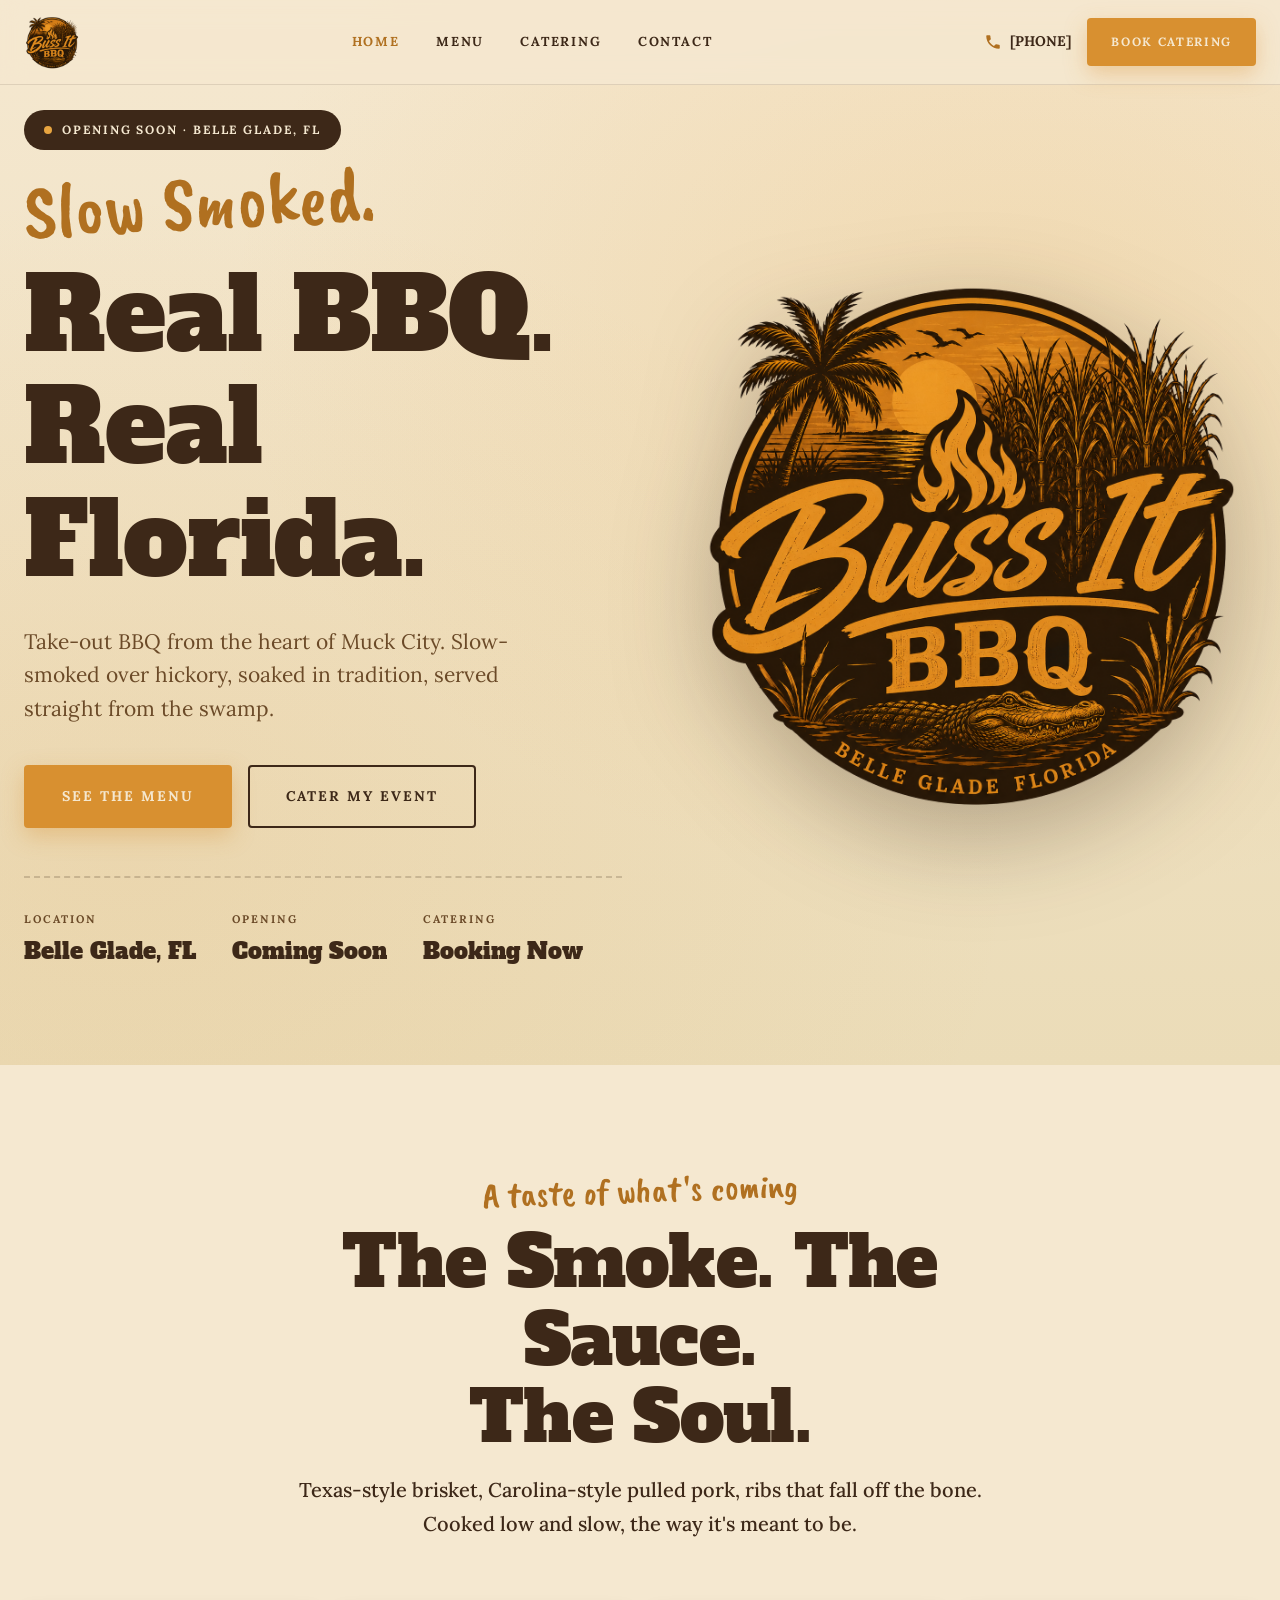
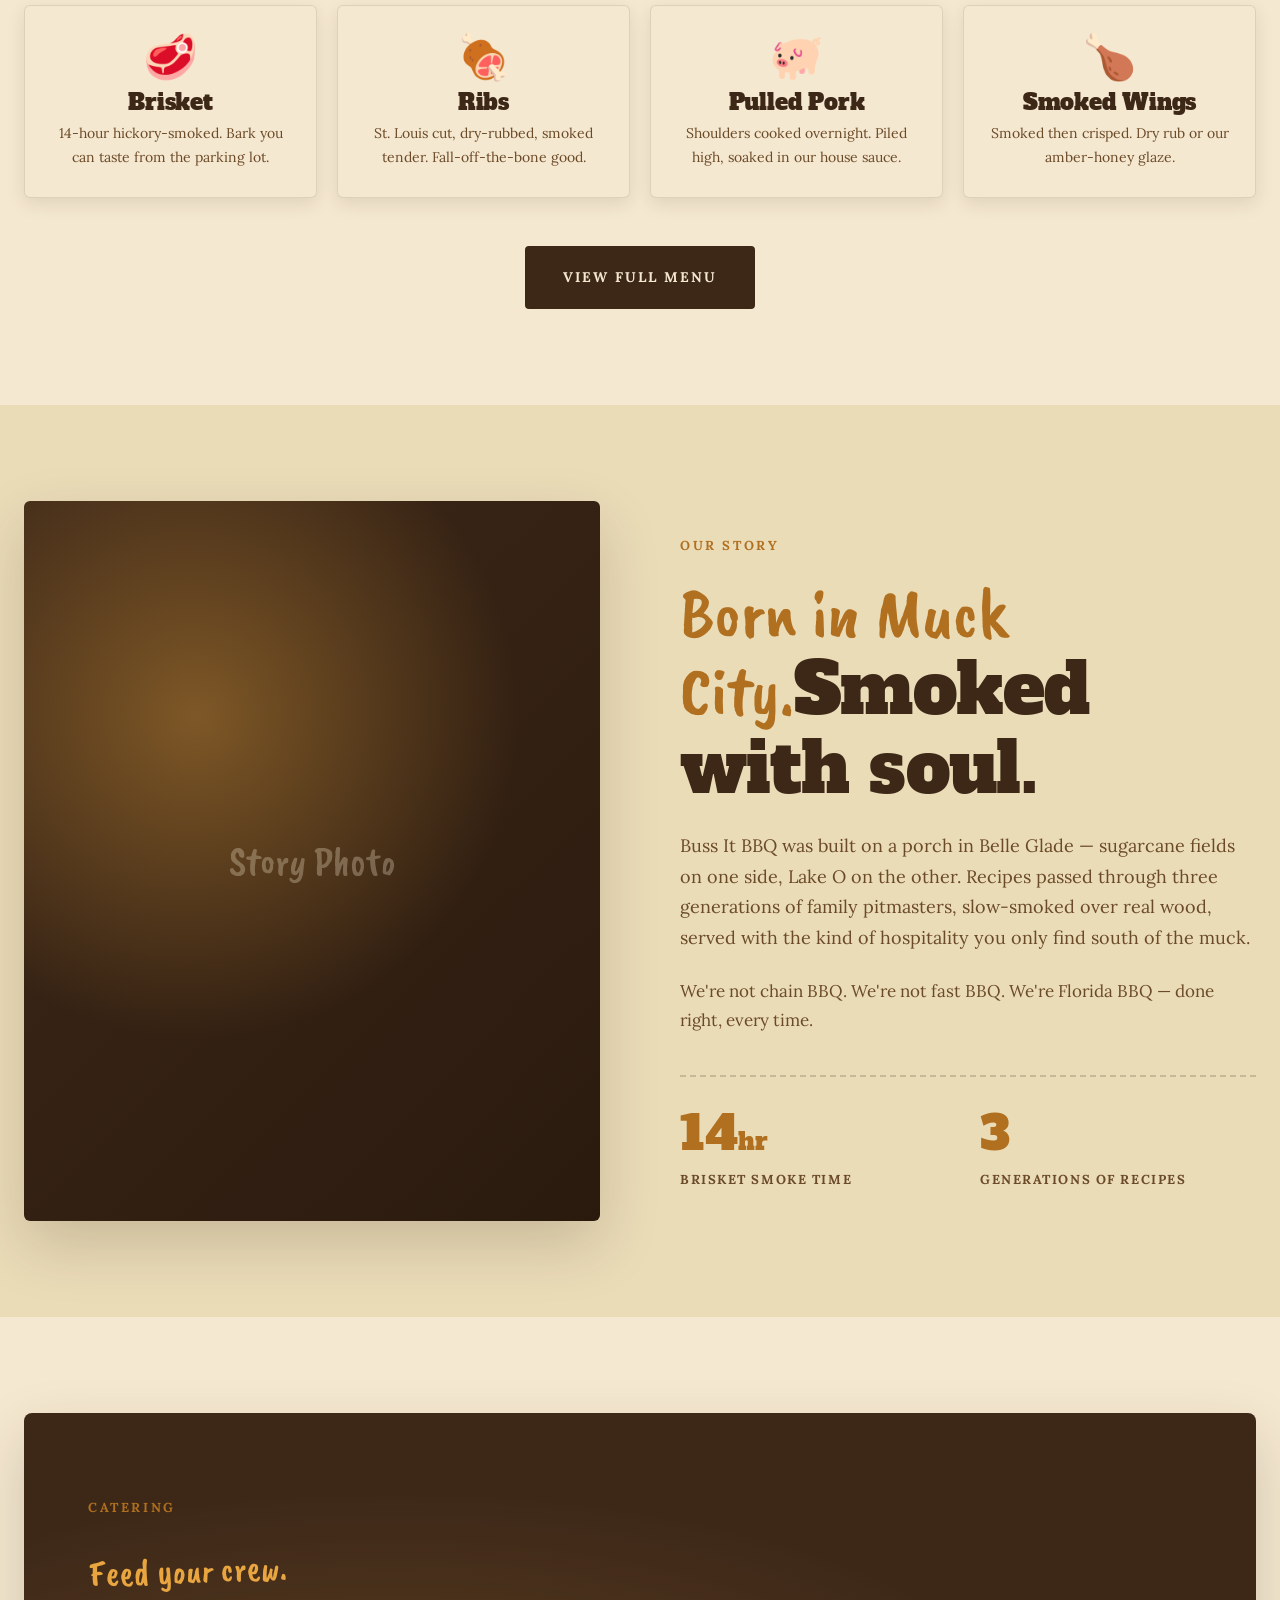
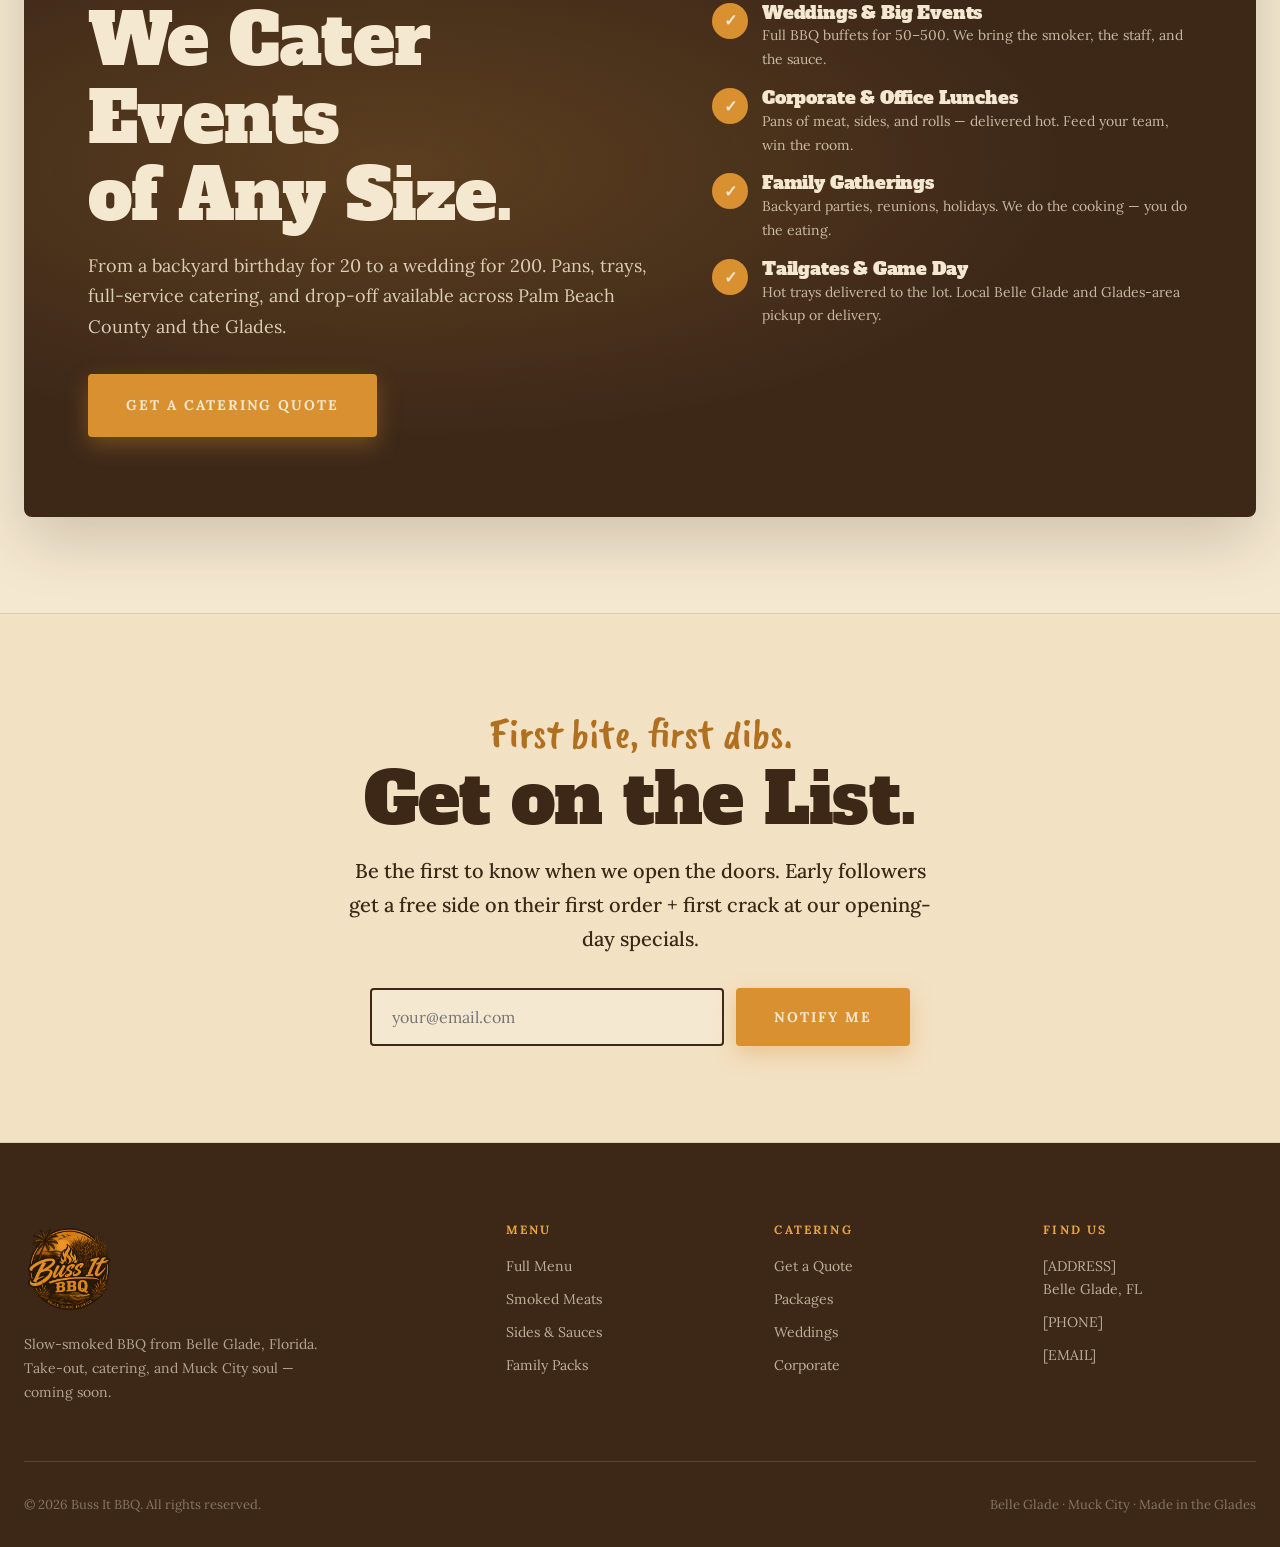
<file: index.html>
<!DOCTYPE html>
<html lang="en">
<head>
<meta charset="UTF-8" />
<meta name="viewport" content="width=device-width, initial-scale=1.0" />
<title>Buss It BBQ — Belle Glade, Florida | Opening Soon</title>
<meta name="description" content="Belle Glade's new take-out BBQ joint. Slow-smoked meats, Florida heat, sugarcane country soul. Opening soon — catering available now." />
<link rel="preconnect" href="https://fonts.googleapis.com" />
<link rel="preconnect" href="https://fonts.gstatic.com" crossorigin />
<link href="https://fonts.googleapis.com/css2?family=Alfa+Slab+One&family=Caveat+Brush&family=Lora:wght@400;500;600;700&display=swap" rel="stylesheet" />
<link rel="stylesheet" href="assets/css/style.css?v=2" />
<link rel="icon" href="assets/img/logo.png?v=2" />
</head>
<body>

<header class="header">
  <div class="header-inner">
    <a href="index.html" class="logo-link"><img src="assets/img/logo.png?v=2" alt="Buss It BBQ" /></a>
    <nav class="nav">
      <a href="index.html">Home</a>
      <a href="menu.html">Menu</a>
      <a href="catering.html">Catering</a>
      <a href="contact.html">Contact</a>
    </nav>
    <div class="header-cta">
      <a href="tel:[PHONE]" class="phone-link">
        <svg viewBox="0 0 24 24"><path d="M20 15.5c-1.25 0-2.45-.2-3.57-.57-.35-.11-.74-.03-1.02.24l-2.2 2.2c-2.83-1.44-5.15-3.75-6.59-6.58l2.2-2.21c.27-.27.35-.66.24-1.01C8.7 6.45 8.5 5.25 8.5 4c0-.55-.45-1-1-1H4c-.55 0-1 .45-1 1 0 9.39 7.61 17 17 17 .55 0 1-.45 1-1v-3.5c0-.55-.45-1-1-1z"/></svg>
        <span>[PHONE]</span>
      </a>
      <a href="catering.html" class="btn btn-primary">Book Catering</a>
    </div>
    <button class="menu-toggle" aria-label="Menu"><span></span></button>
  </div>
</header>

<!-- HERO -->
<section class="hero">
  <div class="container hero-inner">
    <div class="hero-content">
      <span class="opening-ribbon">Opening Soon · Belle Glade, FL</span>
      <h1><span class="script">Slow Smoked.</span>Real BBQ.<br/>Real Florida.</h1>
      <p class="hero-tagline">Take-out BBQ from the heart of Muck City. Slow-smoked over hickory, soaked in tradition, served straight from the swamp.</p>
      <div class="hero-ctas">
        <a href="menu.html" class="btn btn-primary">See the Menu</a>
        <a href="catering.html" class="btn btn-outline">Cater My Event</a>
      </div>

      <div class="hero-meta">
        <div>
          <span class="meta-label">Location</span>
          <span class="meta-value">Belle Glade, FL</span>
        </div>
        <div>
          <span class="meta-label">Opening</span>
          <span class="meta-value">Coming Soon</span>
        </div>
        <div>
          <span class="meta-label">Catering</span>
          <span class="meta-value">Booking Now</span>
        </div>
      </div>
    </div>
    <div class="hero-visual">
      <img src="assets/img/logo.png?v=2" alt="Buss It BBQ logo" />
    </div>
  </div>
</section>

<!-- MENU PREVIEW -->
<section>
  <div class="container">
    <div class="section-head">
      <span class="script">A taste of what's coming</span>
      <h2>The Smoke. The Sauce.<br/>The Soul.</h2>
      <p class="lead">Texas-style brisket, Carolina-style pulled pork, ribs that fall off the bone. Cooked low and slow, the way it's meant to be.</p>
    </div>
    <div class="menu-preview-grid">
      <div class="menu-card">
        <div class="menu-icon">🥩</div>
        <h4>Brisket</h4>
        <p>14-hour hickory-smoked. Bark you can taste from the parking lot.</p>
      </div>
      <div class="menu-card">
        <div class="menu-icon">🍖</div>
        <h4>Ribs</h4>
        <p>St. Louis cut, dry-rubbed, smoked tender. Fall-off-the-bone good.</p>
      </div>
      <div class="menu-card">
        <div class="menu-icon">🐖</div>
        <h4>Pulled Pork</h4>
        <p>Shoulders cooked overnight. Piled high, soaked in our house sauce.</p>
      </div>
      <div class="menu-card">
        <div class="menu-icon">🍗</div>
        <h4>Smoked Wings</h4>
        <p>Smoked then crisped. Dry rub or our amber-honey glaze.</p>
      </div>
    </div>
    <div style="text-align: center; margin-top: 48px;">
      <a href="menu.html" class="btn btn-dark">View Full Menu</a>
    </div>
  </div>
</section>

<!-- STORY -->
<section class="section-cream-dark">
  <div class="container">
    <div class="story-grid">
      <div class="story-visual"></div>
      <div>
        <span class="eyebrow">Our Story</span>
        <h2><span class="script">Born in Muck City.</span>Smoked with soul.</h2>
        <p style="margin: 24px 0; font-size: 18px;">Buss It BBQ was built on a porch in Belle Glade — sugarcane fields on one side, Lake O on the other. Recipes passed through three generations of family pitmasters, slow-smoked over real wood, served with the kind of hospitality you only find south of the muck.</p>
        <p>We're not chain BBQ. We're not fast BBQ. We're Florida BBQ — done right, every time.</p>
        <div class="story-stats">
          <div class="story-stat">
            <span class="num">14<small style="font-size: 24px;">hr</small></span>
            <span class="label">Brisket Smoke Time</span>
          </div>
          <div class="story-stat">
            <span class="num">3</span>
            <span class="label">Generations of Recipes</span>
          </div>
        </div>
      </div>
    </div>
  </div>
</section>

<!-- CATERING CTA -->
<section>
  <div class="container">
    <div class="catering-cta">
      <div class="catering-cta-grid">
        <div>
          <span class="eyebrow">Catering</span>
          <span class="script">Feed your crew.</span>
          <h2>We Cater Events<br/>of Any Size.</h2>
          <p>From a backyard birthday for 20 to a wedding for 200. Pans, trays, full-service catering, and drop-off available across Palm Beach County and the Glades.</p>
          <a href="catering.html" class="btn btn-primary">Get a Catering Quote</a>
        </div>
        <div class="catering-features">
          <div class="catering-feature">
            <span class="check">✓</span>
            <div>
              <h4>Weddings &amp; Big Events</h4>
              <p>Full BBQ buffets for 50–500. We bring the smoker, the staff, and the sauce.</p>
            </div>
          </div>
          <div class="catering-feature">
            <span class="check">✓</span>
            <div>
              <h4>Corporate &amp; Office Lunches</h4>
              <p>Pans of meat, sides, and rolls — delivered hot. Feed your team, win the room.</p>
            </div>
          </div>
          <div class="catering-feature">
            <span class="check">✓</span>
            <div>
              <h4>Family Gatherings</h4>
              <p>Backyard parties, reunions, holidays. We do the cooking — you do the eating.</p>
            </div>
          </div>
          <div class="catering-feature">
            <span class="check">✓</span>
            <div>
              <h4>Tailgates &amp; Game Day</h4>
              <p>Hot trays delivered to the lot. Local Belle Glade and Glades-area pickup or delivery.</p>
            </div>
          </div>
        </div>
      </div>
    </div>
  </div>
</section>

<!-- EARLY ACCESS / GET ON THE LIST -->
<section class="early-access">
  <div class="container">
    <h2><span class="script">First bite, first dibs.</span>Get on the List.</h2>
    <p class="lead" style="max-width: 600px; margin: 16px auto 0;">Be the first to know when we open the doors. Early followers get a free side on their first order + first crack at our opening-day specials.</p>
    <form class="early-form" data-placeholder-form>
      <input type="email" placeholder="your@email.com" required />
      <button type="submit" class="btn btn-primary">Notify Me</button>
    </form>
    <div class="form-success" style="max-width: 540px; margin: 16px auto 0;">✓ You're on the list. We'll be in touch with opening day details.</div>
  </div>
</section>

<!-- FOOTER -->
<footer class="footer">
  <div class="container">
    <div class="footer-grid">
      <div class="footer-brand">
        <img src="assets/img/logo.png?v=2" alt="Buss It BBQ" />
        <p>Slow-smoked BBQ from Belle Glade, Florida. Take-out, catering, and Muck City soul — coming soon.</p>
      </div>
      <div>
        <h4>Menu</h4>
        <ul>
          <li><a href="menu.html">Full Menu</a></li>
          <li><a href="menu.html#meats">Smoked Meats</a></li>
          <li><a href="menu.html#sides">Sides &amp; Sauces</a></li>
          <li><a href="menu.html#family">Family Packs</a></li>
        </ul>
      </div>
      <div>
        <h4>Catering</h4>
        <ul>
          <li><a href="catering.html">Get a Quote</a></li>
          <li><a href="catering.html#packages">Packages</a></li>
          <li><a href="catering.html#weddings">Weddings</a></li>
          <li><a href="catering.html#corporate">Corporate</a></li>
        </ul>
      </div>
      <div>
        <h4>Find Us</h4>
        <ul>
          <li>[ADDRESS]<br/>Belle Glade, FL</li>
          <li><a href="tel:[PHONE]">[PHONE]</a></li>
          <li><a href="mailto:[EMAIL]">[EMAIL]</a></li>
        </ul>
      </div>
    </div>
    <div class="footer-bottom">
      <div>© <span id="year"></span> Buss It BBQ. All rights reserved.</div>
      <div>Belle Glade · Muck City · Made in the Glades</div>
    </div>
  </div>
</footer>

<a href="tel:[PHONE]" class="mobile-call-fab" aria-label="Call us">
  <svg viewBox="0 0 24 24"><path d="M20 15.5c-1.25 0-2.45-.2-3.57-.57-.35-.11-.74-.03-1.02.24l-2.2 2.2c-2.83-1.44-5.15-3.75-6.59-6.58l2.2-2.21c.27-.27.35-.66.24-1.01C8.7 6.45 8.5 5.25 8.5 4c0-.55-.45-1-1-1H4c-.55 0-1 .45-1 1 0 9.39 7.61 17 17 17 .55 0 1-.45 1-1v-3.5c0-.55-.45-1-1-1z"/></svg>
</a>

<script src="assets/js/main.js?v=2"></script>
<script>document.getElementById('year').textContent = new Date().getFullYear();</script>
</body>
</html>
</file>
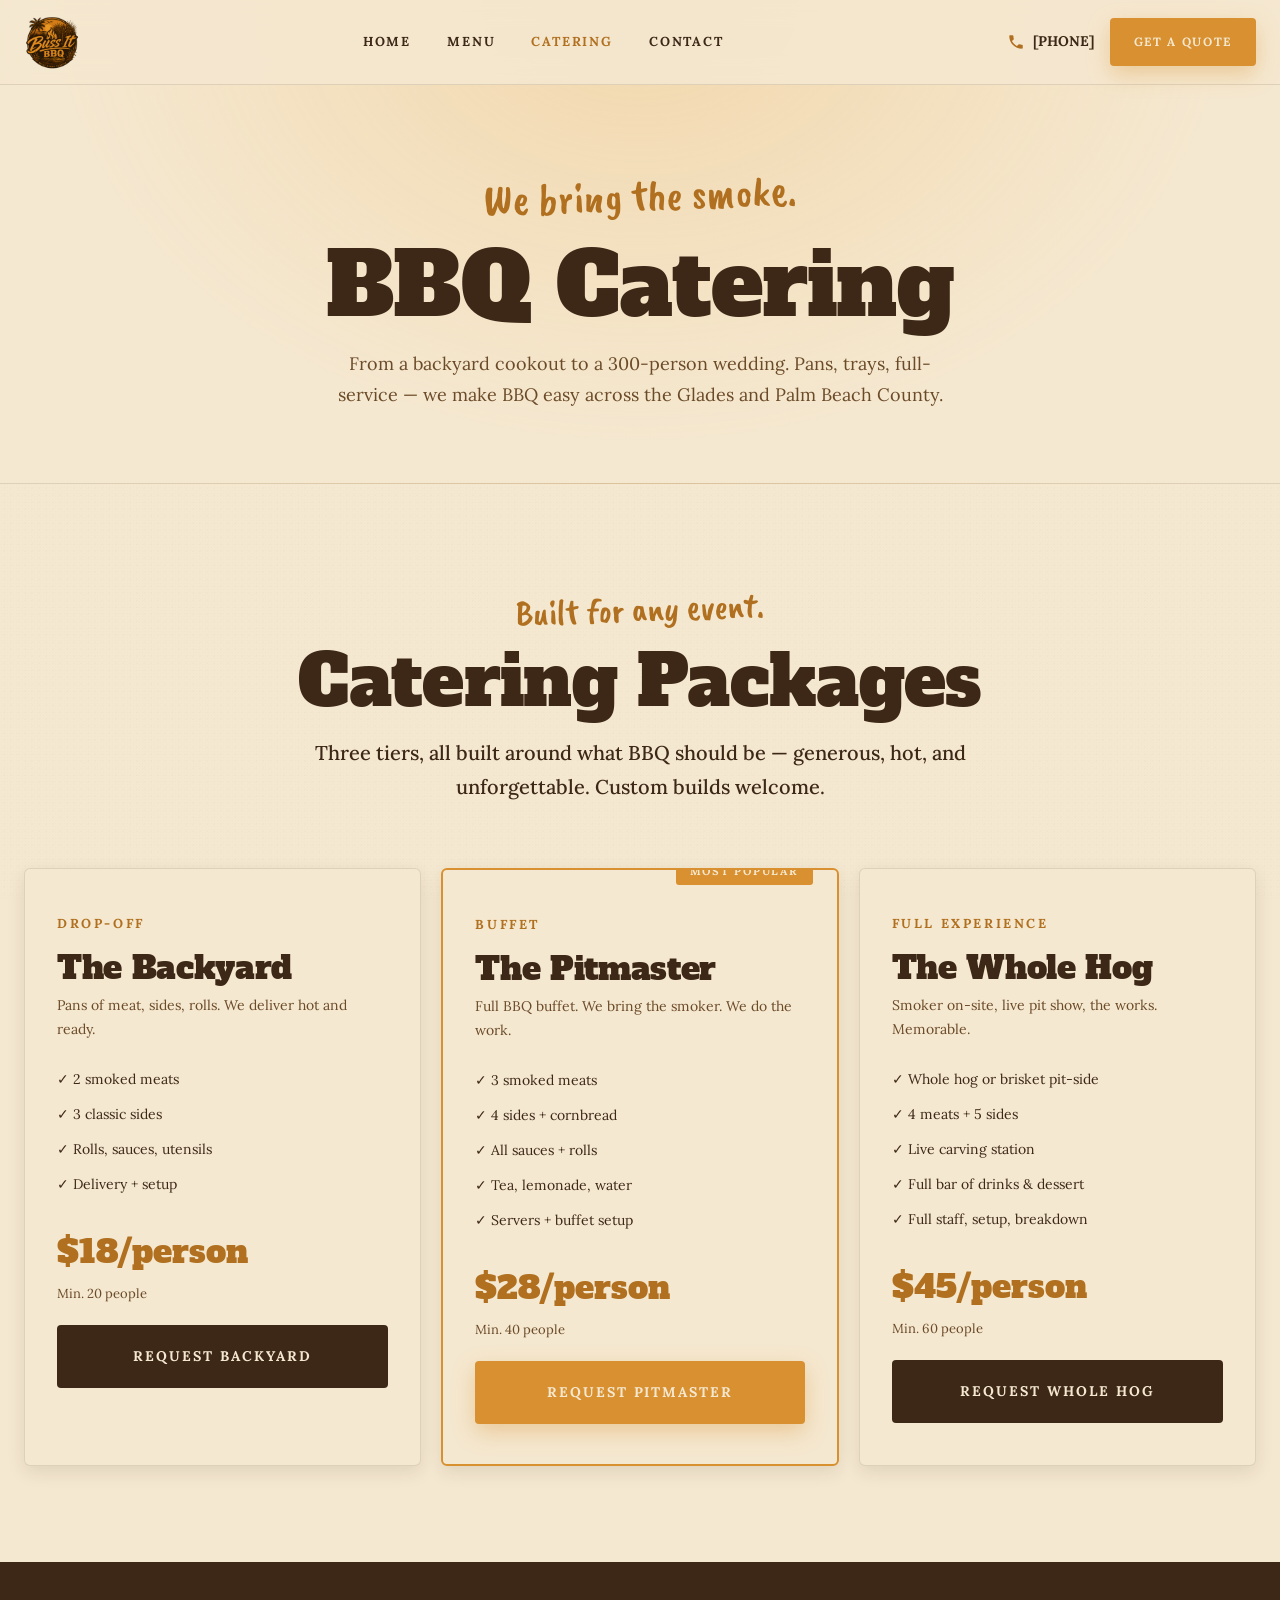
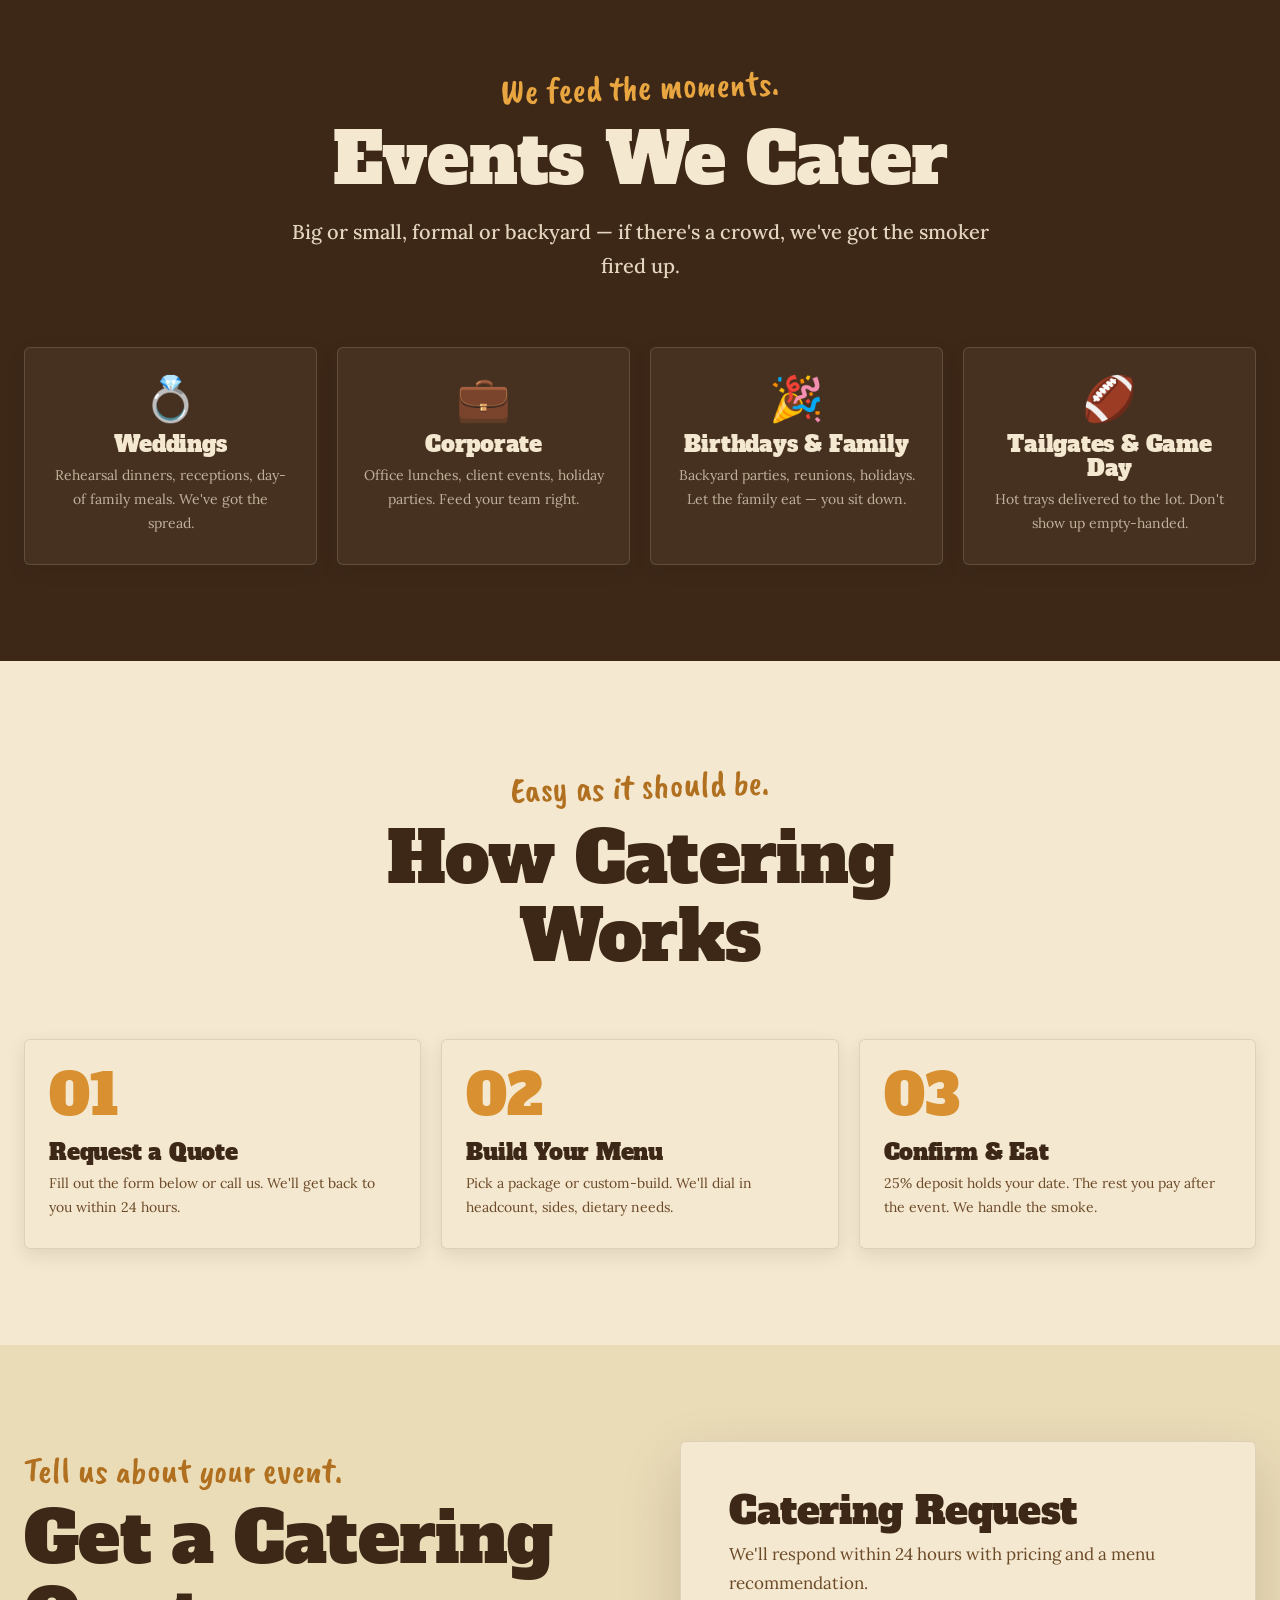
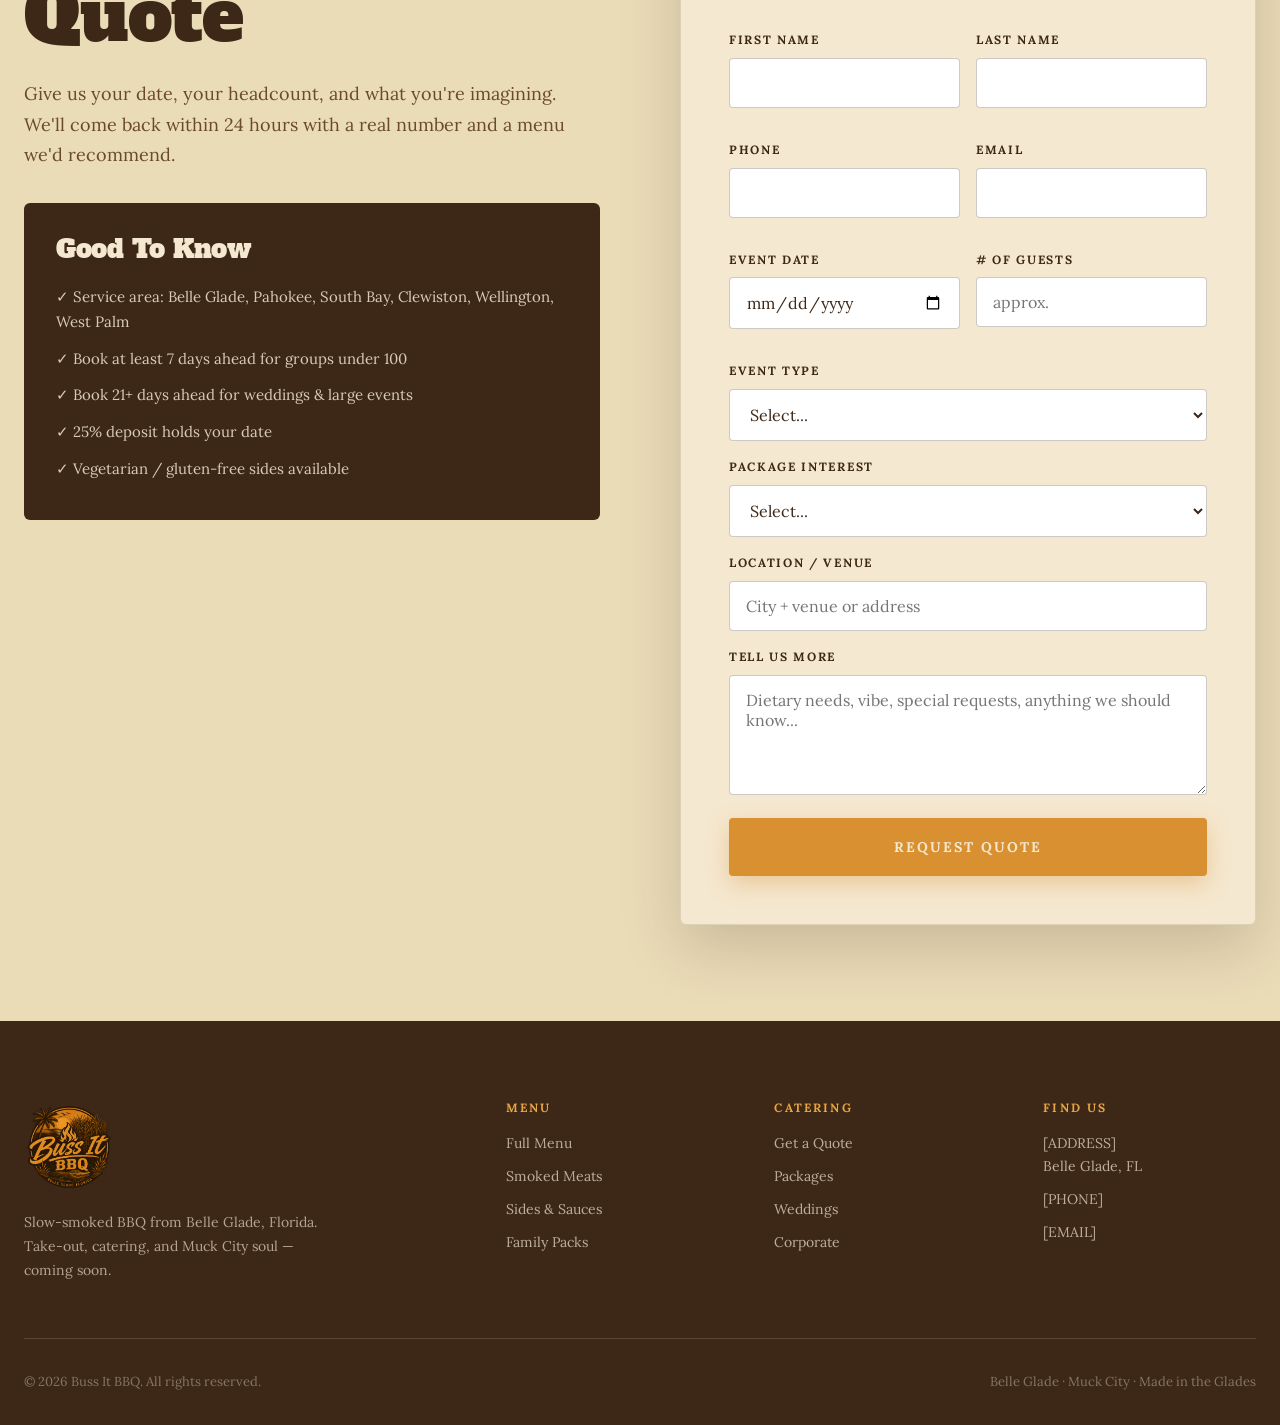
<file: catering.html>
<!DOCTYPE html>
<html lang="en">
<head>
<meta charset="UTF-8" />
<meta name="viewport" content="width=device-width, initial-scale=1.0" />
<title>Catering — Buss It BBQ | Belle Glade, FL</title>
<meta name="description" content="Buss It BBQ catering — weddings, corporate, family events, tailgates. Pans, trays, and full-service across Palm Beach County and the Glades." />
<link rel="preconnect" href="https://fonts.googleapis.com" />
<link rel="preconnect" href="https://fonts.gstatic.com" crossorigin />
<link href="https://fonts.googleapis.com/css2?family=Alfa+Slab+One&family=Caveat+Brush&family=Lora:wght@400;500;600;700&display=swap" rel="stylesheet" />
<link rel="stylesheet" href="assets/css/style.css?v=2" />
<link rel="icon" href="assets/img/logo.png?v=2" />
</head>
<body>

<header class="header">
  <div class="header-inner">
    <a href="index.html" class="logo-link"><img src="assets/img/logo.png?v=2" alt="Buss It BBQ" /></a>
    <nav class="nav">
      <a href="index.html">Home</a>
      <a href="menu.html">Menu</a>
      <a href="catering.html">Catering</a>
      <a href="contact.html">Contact</a>
    </nav>
    <div class="header-cta">
      <a href="tel:[PHONE]" class="phone-link">
        <svg viewBox="0 0 24 24"><path d="M20 15.5c-1.25 0-2.45-.2-3.57-.57-.35-.11-.74-.03-1.02.24l-2.2 2.2c-2.83-1.44-5.15-3.75-6.59-6.58l2.2-2.21c.27-.27.35-.66.24-1.01C8.7 6.45 8.5 5.25 8.5 4c0-.55-.45-1-1-1H4c-.55 0-1 .45-1 1 0 9.39 7.61 17 17 17 .55 0 1-.45 1-1v-3.5c0-.55-.45-1-1-1z"/></svg>
        <span>[PHONE]</span>
      </a>
      <a href="#quote" class="btn btn-primary">Get a Quote</a>
    </div>
    <button class="menu-toggle" aria-label="Menu"><span></span></button>
  </div>
</header>

<section class="page-header">
  <div class="container">
    <span class="script">We bring the smoke.</span>
    <h1>BBQ Catering</h1>
    <p>From a backyard cookout to a 300-person wedding. Pans, trays, full-service — we make BBQ easy across the Glades and Palm Beach County.</p>
  </div>
</section>

<!-- PACKAGES -->
<section id="packages">
  <div class="container">
    <div class="section-head">
      <span class="script">Built for any event.</span>
      <h2>Catering Packages</h2>
      <p class="lead">Three tiers, all built around what BBQ should be — generous, hot, and unforgettable. Custom builds welcome.</p>
    </div>

    <div class="menu-preview-grid" style="grid-template-columns: repeat(3, 1fr);">
      <div class="menu-card" style="text-align: left; padding: 40px 32px;">
        <span class="eyebrow">Drop-Off</span>
        <h3 style="font-size: 32px; margin-bottom: 8px;">The Backyard</h3>
        <p style="margin-bottom: 20px;">Pans of meat, sides, rolls. We deliver hot and ready.</p>
        <ul style="list-style: none; margin-bottom: 24px;">
          <li style="padding: 6px 0; font-size: 14px;">✓ 2 smoked meats</li>
          <li style="padding: 6px 0; font-size: 14px;">✓ 3 classic sides</li>
          <li style="padding: 6px 0; font-size: 14px;">✓ Rolls, sauces, utensils</li>
          <li style="padding: 6px 0; font-size: 14px;">✓ Delivery + setup</li>
        </ul>
        <div style="font-family: var(--font-display); font-size: 32px; color: var(--amber-dark); margin-bottom: 4px;">$18/person</div>
        <p style="font-size: 13px; color: var(--brown-soft); margin-bottom: 20px;">Min. 20 people</p>
        <a href="#quote" class="btn btn-dark btn-block">Request Backyard</a>
      </div>

      <div class="menu-card" style="text-align: left; padding: 40px 32px; border: 2px solid var(--amber); position: relative;">
        <div style="position: absolute; top: -12px; right: 24px; background: var(--amber); color: var(--cream); font-size: 11px; font-weight: 700; letter-spacing: 0.16em; text-transform: uppercase; padding: 4px 14px; border-radius: 3px;">Most Popular</div>
        <span class="eyebrow">Buffet</span>
        <h3 style="font-size: 32px; margin-bottom: 8px;">The Pitmaster</h3>
        <p style="margin-bottom: 20px;">Full BBQ buffet. We bring the smoker. We do the work.</p>
        <ul style="list-style: none; margin-bottom: 24px;">
          <li style="padding: 6px 0; font-size: 14px;">✓ 3 smoked meats</li>
          <li style="padding: 6px 0; font-size: 14px;">✓ 4 sides + cornbread</li>
          <li style="padding: 6px 0; font-size: 14px;">✓ All sauces + rolls</li>
          <li style="padding: 6px 0; font-size: 14px;">✓ Tea, lemonade, water</li>
          <li style="padding: 6px 0; font-size: 14px;">✓ Servers + buffet setup</li>
        </ul>
        <div style="font-family: var(--font-display); font-size: 32px; color: var(--amber-dark); margin-bottom: 4px;">$28/person</div>
        <p style="font-size: 13px; color: var(--brown-soft); margin-bottom: 20px;">Min. 40 people</p>
        <a href="#quote" class="btn btn-primary btn-block">Request Pitmaster</a>
      </div>

      <div class="menu-card" style="text-align: left; padding: 40px 32px;">
        <span class="eyebrow">Full Experience</span>
        <h3 style="font-size: 32px; margin-bottom: 8px;">The Whole Hog</h3>
        <p style="margin-bottom: 20px;">Smoker on-site, live pit show, the works. Memorable.</p>
        <ul style="list-style: none; margin-bottom: 24px;">
          <li style="padding: 6px 0; font-size: 14px;">✓ Whole hog or brisket pit-side</li>
          <li style="padding: 6px 0; font-size: 14px;">✓ 4 meats + 5 sides</li>
          <li style="padding: 6px 0; font-size: 14px;">✓ Live carving station</li>
          <li style="padding: 6px 0; font-size: 14px;">✓ Full bar of drinks &amp; dessert</li>
          <li style="padding: 6px 0; font-size: 14px;">✓ Full staff, setup, breakdown</li>
        </ul>
        <div style="font-family: var(--font-display); font-size: 32px; color: var(--amber-dark); margin-bottom: 4px;">$45/person</div>
        <p style="font-size: 13px; color: var(--brown-soft); margin-bottom: 20px;">Min. 60 people</p>
        <a href="#quote" class="btn btn-dark btn-block">Request Whole Hog</a>
      </div>
    </div>
  </div>
</section>

<!-- WHO WE FEED -->
<section class="section-dark" id="weddings">
  <div class="container">
    <div class="section-head">
      <span class="script" style="color: var(--amber-bright);">We feed the moments.</span>
      <h2>Events We Cater</h2>
      <p class="lead" style="color: rgba(245, 232, 208, 0.9);">Big or small, formal or backyard — if there's a crowd, we've got the smoker fired up.</p>
    </div>
    <div class="menu-preview-grid">
      <div class="menu-card" style="background: rgba(245, 232, 208, 0.05); border-color: rgba(245, 232, 208, 0.15);">
        <div class="menu-icon">💍</div>
        <h4 style="color: var(--cream);">Weddings</h4>
        <p style="color: rgba(245, 232, 208, 0.7);">Rehearsal dinners, receptions, day-of family meals. We've got the spread.</p>
      </div>
      <div class="menu-card" style="background: rgba(245, 232, 208, 0.05); border-color: rgba(245, 232, 208, 0.15);">
        <div class="menu-icon">💼</div>
        <h4 style="color: var(--cream);">Corporate</h4>
        <p style="color: rgba(245, 232, 208, 0.7);">Office lunches, client events, holiday parties. Feed your team right.</p>
      </div>
      <div class="menu-card" style="background: rgba(245, 232, 208, 0.05); border-color: rgba(245, 232, 208, 0.15);">
        <div class="menu-icon">🎉</div>
        <h4 style="color: var(--cream);">Birthdays &amp; Family</h4>
        <p style="color: rgba(245, 232, 208, 0.7);">Backyard parties, reunions, holidays. Let the family eat — you sit down.</p>
      </div>
      <div class="menu-card" style="background: rgba(245, 232, 208, 0.05); border-color: rgba(245, 232, 208, 0.15);">
        <div class="menu-icon">🏈</div>
        <h4 style="color: var(--cream);">Tailgates &amp; Game Day</h4>
        <p style="color: rgba(245, 232, 208, 0.7);">Hot trays delivered to the lot. Don't show up empty-handed.</p>
      </div>
    </div>
  </div>
</section>

<!-- HOW IT WORKS -->
<section id="corporate">
  <div class="container">
    <div class="section-head">
      <span class="script">Easy as it should be.</span>
      <h2>How Catering Works</h2>
    </div>
    <div class="menu-preview-grid" style="grid-template-columns: repeat(3, 1fr);">
      <div class="menu-card" style="text-align: left;">
        <div style="font-family: var(--font-display); font-size: 56px; color: var(--amber); line-height: 1;">01</div>
        <h4 style="margin: 16px 0 8px;">Request a Quote</h4>
        <p style="font-size: 14px;">Fill out the form below or call us. We'll get back to you within 24 hours.</p>
      </div>
      <div class="menu-card" style="text-align: left;">
        <div style="font-family: var(--font-display); font-size: 56px; color: var(--amber); line-height: 1;">02</div>
        <h4 style="margin: 16px 0 8px;">Build Your Menu</h4>
        <p style="font-size: 14px;">Pick a package or custom-build. We'll dial in headcount, sides, dietary needs.</p>
      </div>
      <div class="menu-card" style="text-align: left;">
        <div style="font-family: var(--font-display); font-size: 56px; color: var(--amber); line-height: 1;">03</div>
        <h4 style="margin: 16px 0 8px;">Confirm &amp; Eat</h4>
        <p style="font-size: 14px;">25% deposit holds your date. The rest you pay after the event. We handle the smoke.</p>
      </div>
    </div>
  </div>
</section>

<!-- QUOTE FORM -->
<section id="quote" class="section-cream-dark">
  <div class="container">
    <div class="two-col">
      <div>
        <span class="script" style="font-size: 36px;">Tell us about your event.</span>
        <h2 style="margin-bottom: 16px;">Get a Catering Quote</h2>
        <p style="font-size: 18px; margin: 24px 0;">Give us your date, your headcount, and what you're imagining. We'll come back within 24 hours with a real number and a menu we'd recommend.</p>

        <div style="background: var(--brown); color: var(--cream); padding: 32px; border-radius: 6px; margin-top: 32px;">
          <h4 style="color: var(--cream); margin-bottom: 16px;">Good To Know</h4>
          <ul style="list-style: none; font-size: 15px;">
            <li style="padding: 6px 0; color: rgba(245, 232, 208, 0.85);">✓ Service area: Belle Glade, Pahokee, South Bay, Clewiston, Wellington, West Palm</li>
            <li style="padding: 6px 0; color: rgba(245, 232, 208, 0.85);">✓ Book at least 7 days ahead for groups under 100</li>
            <li style="padding: 6px 0; color: rgba(245, 232, 208, 0.85);">✓ Book 21+ days ahead for weddings &amp; large events</li>
            <li style="padding: 6px 0; color: rgba(245, 232, 208, 0.85);">✓ 25% deposit holds your date</li>
            <li style="padding: 6px 0; color: rgba(245, 232, 208, 0.85);">✓ Vegetarian / gluten-free sides available</li>
          </ul>
        </div>
      </div>

      <div class="form-card">
        <h3>Catering Request</h3>
        <p class="form-desc">We'll respond within 24 hours with pricing and a menu recommendation.</p>
        <div class="form-success">✓ Got it. We'll be in touch within 24 hours with your quote.</div>
        <form data-placeholder-form>
          <div class="form-row">
            <div class="form-group"><label>First Name</label><input type="text" required /></div>
            <div class="form-group"><label>Last Name</label><input type="text" required /></div>
          </div>
          <div class="form-row">
            <div class="form-group"><label>Phone</label><input type="tel" required /></div>
            <div class="form-group"><label>Email</label><input type="email" required /></div>
          </div>
          <div class="form-row">
            <div class="form-group"><label>Event Date</label><input type="date" required /></div>
            <div class="form-group"><label># of Guests</label><input type="text" placeholder="approx." required /></div>
          </div>
          <div class="form-group">
            <label>Event Type</label>
            <select required>
              <option value="">Select...</option>
              <option>Wedding</option>
              <option>Corporate / Office</option>
              <option>Birthday / Family</option>
              <option>Tailgate / Game Day</option>
              <option>Holiday Gathering</option>
              <option>Funeral / Repast</option>
              <option>Other</option>
            </select>
          </div>
          <div class="form-group">
            <label>Package Interest</label>
            <select required>
              <option value="">Select...</option>
              <option>The Backyard ($18/person)</option>
              <option>The Pitmaster ($28/person)</option>
              <option>The Whole Hog ($45/person)</option>
              <option>Custom / Not Sure Yet</option>
            </select>
          </div>
          <div class="form-group"><label>Location / Venue</label><input type="text" placeholder="City + venue or address" /></div>
          <div class="form-group"><label>Tell Us More</label><textarea placeholder="Dietary needs, vibe, special requests, anything we should know..."></textarea></div>
          <button type="submit" class="btn btn-primary btn-block">Request Quote</button>
        </form>
      </div>
    </div>
  </div>
</section>

<!-- FOOTER -->
<footer class="footer">
  <div class="container">
    <div class="footer-grid">
      <div class="footer-brand">
        <img src="assets/img/logo.png?v=2" alt="Buss It BBQ" />
        <p>Slow-smoked BBQ from Belle Glade, Florida. Take-out, catering, and Muck City soul — coming soon.</p>
      </div>
      <div><h4>Menu</h4><ul><li><a href="menu.html">Full Menu</a></li><li><a href="menu.html#meats">Smoked Meats</a></li><li><a href="menu.html#sides">Sides &amp; Sauces</a></li><li><a href="menu.html#family">Family Packs</a></li></ul></div>
      <div><h4>Catering</h4><ul><li><a href="catering.html">Get a Quote</a></li><li><a href="catering.html#packages">Packages</a></li><li><a href="catering.html#weddings">Weddings</a></li><li><a href="catering.html#corporate">Corporate</a></li></ul></div>
      <div><h4>Find Us</h4><ul><li>[ADDRESS]<br/>Belle Glade, FL</li><li><a href="tel:[PHONE]">[PHONE]</a></li><li><a href="mailto:[EMAIL]">[EMAIL]</a></li></ul></div>
    </div>
    <div class="footer-bottom">
      <div>© <span id="year"></span> Buss It BBQ. All rights reserved.</div>
      <div>Belle Glade · Muck City · Made in the Glades</div>
    </div>
  </div>
</footer>

<a href="tel:[PHONE]" class="mobile-call-fab" aria-label="Call us">
  <svg viewBox="0 0 24 24"><path d="M20 15.5c-1.25 0-2.45-.2-3.57-.57-.35-.11-.74-.03-1.02.24l-2.2 2.2c-2.83-1.44-5.15-3.75-6.59-6.58l2.2-2.21c.27-.27.35-.66.24-1.01C8.7 6.45 8.5 5.25 8.5 4c0-.55-.45-1-1-1H4c-.55 0-1 .45-1 1 0 9.39 7.61 17 17 17 .55 0 1-.45 1-1v-3.5c0-.55-.45-1-1-1z"/></svg>
</a>

<script src="assets/js/main.js?v=2"></script>
<script>document.getElementById('year').textContent = new Date().getFullYear();</script>
</body>
</html>
</file>
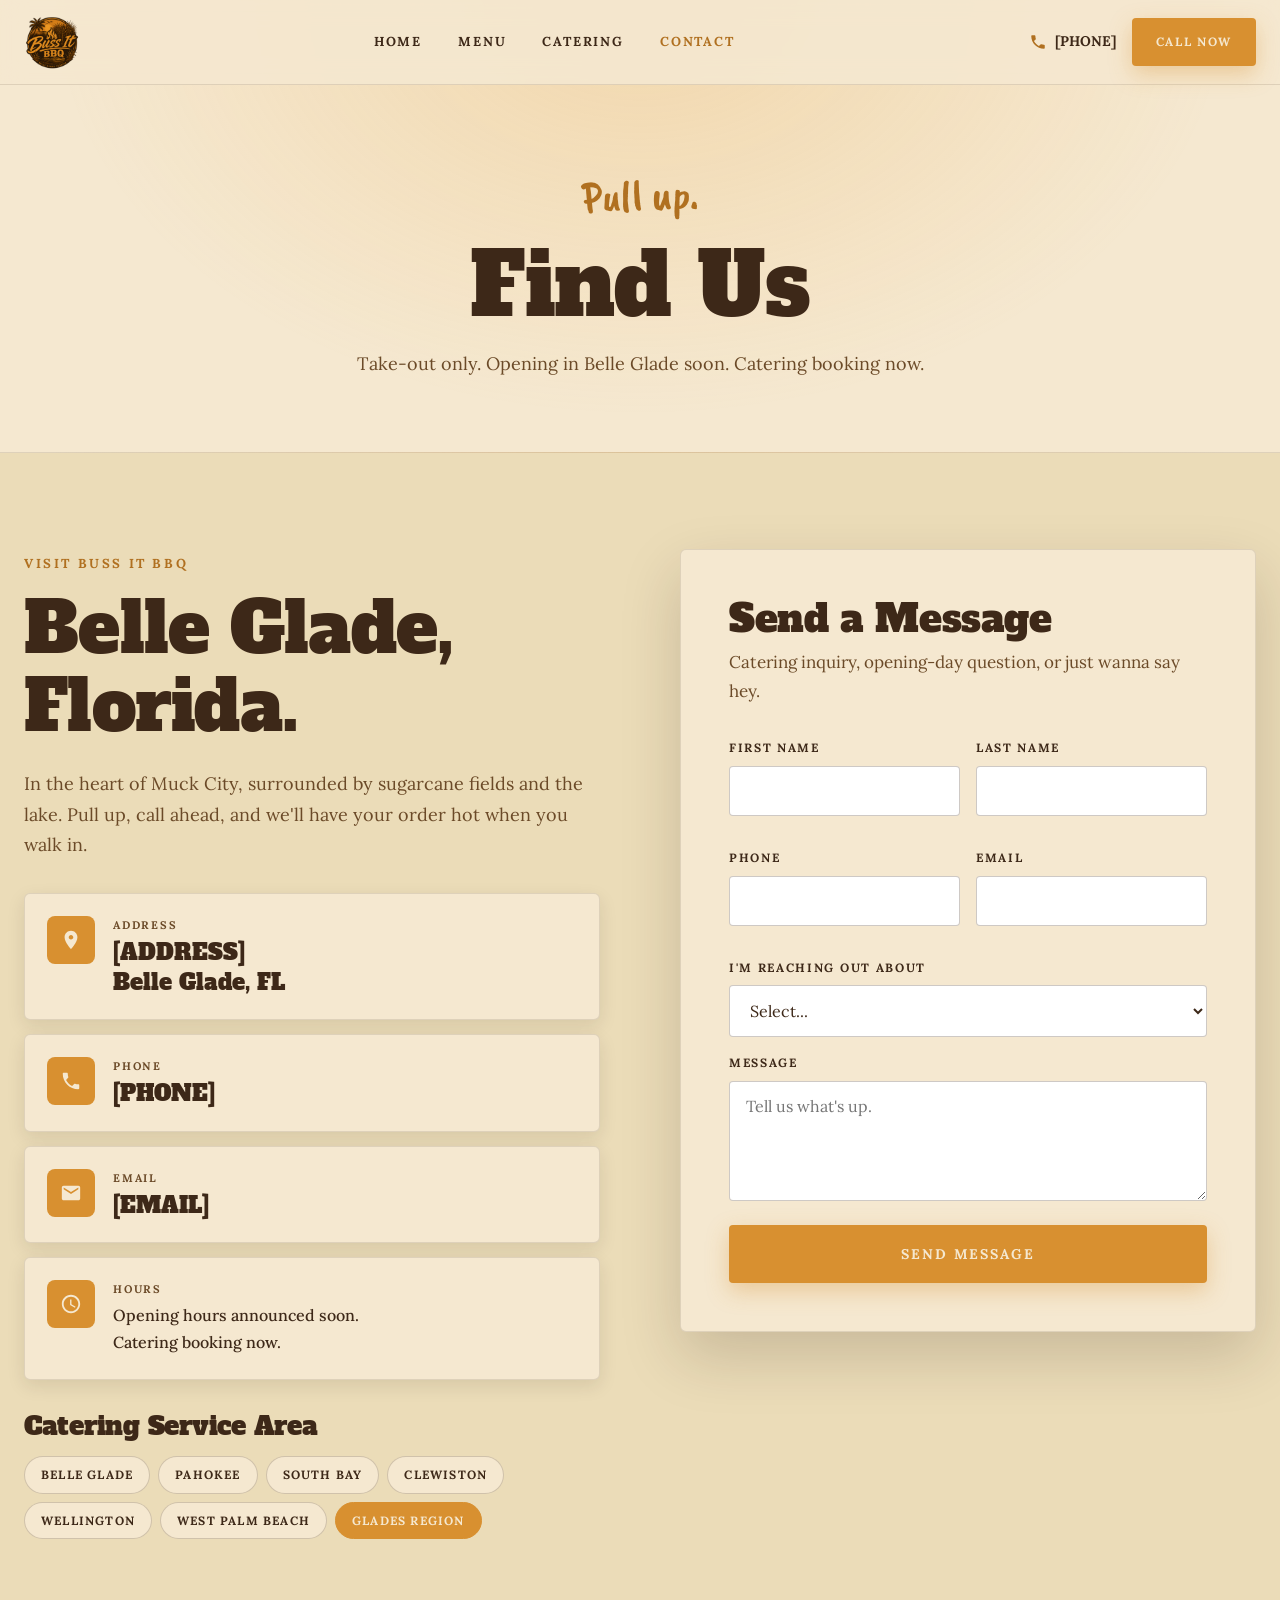
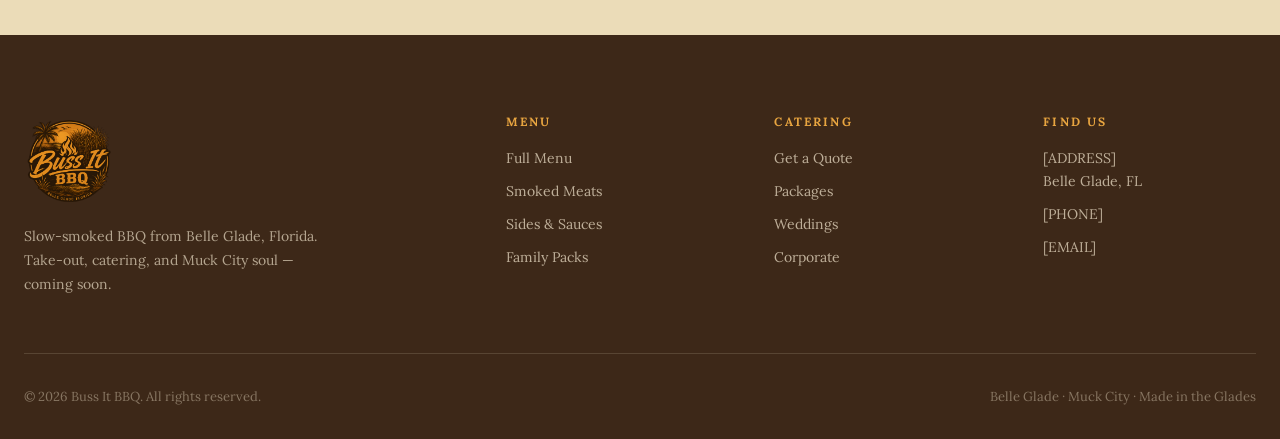
<file: contact.html>
<!DOCTYPE html>
<html lang="en">
<head>
<meta charset="UTF-8" />
<meta name="viewport" content="width=device-width, initial-scale=1.0" />
<title>Contact &amp; Find Us — Buss It BBQ | Belle Glade, FL</title>
<meta name="description" content="Find Buss It BBQ in Belle Glade, Florida. Address, phone, hours, and contact form. Opening soon." />
<link rel="preconnect" href="https://fonts.googleapis.com" />
<link rel="preconnect" href="https://fonts.gstatic.com" crossorigin />
<link href="https://fonts.googleapis.com/css2?family=Alfa+Slab+One&family=Caveat+Brush&family=Lora:wght@400;500;600;700&display=swap" rel="stylesheet" />
<link rel="stylesheet" href="assets/css/style.css?v=2" />
<link rel="icon" href="assets/img/logo.png?v=2" />
</head>
<body>

<header class="header">
  <div class="header-inner">
    <a href="index.html" class="logo-link"><img src="assets/img/logo.png?v=2" alt="Buss It BBQ" /></a>
    <nav class="nav">
      <a href="index.html">Home</a>
      <a href="menu.html">Menu</a>
      <a href="catering.html">Catering</a>
      <a href="contact.html">Contact</a>
    </nav>
    <div class="header-cta">
      <a href="tel:[PHONE]" class="phone-link">
        <svg viewBox="0 0 24 24"><path d="M20 15.5c-1.25 0-2.45-.2-3.57-.57-.35-.11-.74-.03-1.02.24l-2.2 2.2c-2.83-1.44-5.15-3.75-6.59-6.58l2.2-2.21c.27-.27.35-.66.24-1.01C8.7 6.45 8.5 5.25 8.5 4c0-.55-.45-1-1-1H4c-.55 0-1 .45-1 1 0 9.39 7.61 17 17 17 .55 0 1-.45 1-1v-3.5c0-.55-.45-1-1-1z"/></svg>
        <span>[PHONE]</span>
      </a>
      <a href="tel:[PHONE]" class="btn btn-primary">Call Now</a>
    </div>
    <button class="menu-toggle" aria-label="Menu"><span></span></button>
  </div>
</header>

<section class="page-header">
  <div class="container">
    <span class="script">Pull up.</span>
    <h1>Find Us</h1>
    <p>Take-out only. Opening in Belle Glade soon. Catering booking now.</p>
  </div>
</section>

<section class="section-cream-dark">
  <div class="container">
    <div class="two-col">
      <div>
        <span class="eyebrow">Visit Buss It BBQ</span>
        <h2 style="margin-bottom: 16px;">Belle Glade,<br/>Florida.</h2>
        <p style="font-size: 18px; margin: 24px 0;">In the heart of Muck City, surrounded by sugarcane fields and the lake. Pull up, call ahead, and we'll have your order hot when you walk in.</p>

        <div style="margin-top: 32px;">
          <div class="info-block">
            <div class="icon">
              <svg viewBox="0 0 24 24"><path d="M12 2C8.13 2 5 5.13 5 9c0 5.25 7 13 7 13s7-7.75 7-13c0-3.87-3.13-7-7-7zm0 9.5c-1.38 0-2.5-1.12-2.5-2.5s1.12-2.5 2.5-2.5 2.5 1.12 2.5 2.5-1.12 2.5-2.5 2.5z"/></svg>
            </div>
            <div>
              <span class="label">Address</span>
              <span class="value">[ADDRESS]<br/>Belle Glade, FL</span>
            </div>
          </div>

          <div class="info-block">
            <div class="icon">
              <svg viewBox="0 0 24 24"><path d="M20 15.5c-1.25 0-2.45-.2-3.57-.57-.35-.11-.74-.03-1.02.24l-2.2 2.2c-2.83-1.44-5.15-3.75-6.59-6.58l2.2-2.21c.27-.27.35-.66.24-1.01C8.7 6.45 8.5 5.25 8.5 4c0-.55-.45-1-1-1H4c-.55 0-1 .45-1 1 0 9.39 7.61 17 17 17 .55 0 1-.45 1-1v-3.5c0-.55-.45-1-1-1z"/></svg>
            </div>
            <div>
              <span class="label">Phone</span>
              <a href="tel:[PHONE]" class="value">[PHONE]</a>
            </div>
          </div>

          <div class="info-block">
            <div class="icon">
              <svg viewBox="0 0 24 24"><path d="M20 4H4c-1.1 0-1.99.9-1.99 2L2 18c0 1.1.9 2 2 2h16c1.1 0 2-.9 2-2V6c0-1.1-.9-2-2-2zm0 4l-8 5-8-5V6l8 5 8-5v2z"/></svg>
            </div>
            <div>
              <span class="label">Email</span>
              <a href="mailto:[EMAIL]" class="value">[EMAIL]</a>
            </div>
          </div>

          <div class="info-block">
            <div class="icon">
              <svg viewBox="0 0 24 24"><path d="M11.99 2C6.47 2 2 6.48 2 12s4.47 10 9.99 10C17.52 22 22 17.52 22 12S17.52 2 11.99 2zM12 20c-4.42 0-8-3.58-8-8s3.58-8 8-8 8 3.58 8 8-3.58 8-8 8zm.5-13H11v6l5.25 3.15.75-1.23-4.5-2.67z"/></svg>
            </div>
            <div>
              <span class="label">Hours</span>
              <span class="value" style="font-family: var(--font-body); font-size: 16px; font-weight: 500; line-height: 1.7;">
                Opening hours announced soon.<br/>
                Catering booking now.
              </span>
            </div>
          </div>
        </div>

        <div style="margin-top: 32px;">
          <h4 style="margin-bottom: 16px;">Catering Service Area</h4>
          <div class="tag-row" style="margin-top: 0;">
            <span class="tag">Belle Glade</span>
            <span class="tag">Pahokee</span>
            <span class="tag">South Bay</span>
            <span class="tag">Clewiston</span>
            <span class="tag">Wellington</span>
            <span class="tag">West Palm Beach</span>
            <span class="tag" style="background: var(--amber); color: var(--cream); border-color: var(--amber);">Glades Region</span>
          </div>
        </div>
      </div>

      <div class="form-card">
        <h3>Send a Message</h3>
        <p class="form-desc">Catering inquiry, opening-day question, or just wanna say hey.</p>
        <div class="form-success">✓ Got it — we'll get back to you within one business day.</div>
        <form data-placeholder-form>
          <div class="form-row">
            <div class="form-group"><label>First Name</label><input type="text" required /></div>
            <div class="form-group"><label>Last Name</label><input type="text" required /></div>
          </div>
          <div class="form-row">
            <div class="form-group"><label>Phone</label><input type="tel" /></div>
            <div class="form-group"><label>Email</label><input type="email" required /></div>
          </div>
          <div class="form-group">
            <label>I'm Reaching Out About</label>
            <select required>
              <option value="">Select...</option>
              <option>Catering Quote</option>
              <option>Opening Day / Updates</option>
              <option>Big Order / Family Pack</option>
              <option>Press / Media</option>
              <option>Partnership / Vendor</option>
              <option>General Question</option>
            </select>
          </div>
          <div class="form-group"><label>Message</label><textarea placeholder="Tell us what's up." required></textarea></div>
          <button type="submit" class="btn btn-primary btn-block">Send Message</button>
        </form>
      </div>
    </div>
  </div>
</section>

<!-- FOOTER -->
<footer class="footer">
  <div class="container">
    <div class="footer-grid">
      <div class="footer-brand">
        <img src="assets/img/logo.png?v=2" alt="Buss It BBQ" />
        <p>Slow-smoked BBQ from Belle Glade, Florida. Take-out, catering, and Muck City soul — coming soon.</p>
      </div>
      <div><h4>Menu</h4><ul><li><a href="menu.html">Full Menu</a></li><li><a href="menu.html#meats">Smoked Meats</a></li><li><a href="menu.html#sides">Sides &amp; Sauces</a></li><li><a href="menu.html#family">Family Packs</a></li></ul></div>
      <div><h4>Catering</h4><ul><li><a href="catering.html">Get a Quote</a></li><li><a href="catering.html#packages">Packages</a></li><li><a href="catering.html#weddings">Weddings</a></li><li><a href="catering.html#corporate">Corporate</a></li></ul></div>
      <div><h4>Find Us</h4><ul><li>[ADDRESS]<br/>Belle Glade, FL</li><li><a href="tel:[PHONE]">[PHONE]</a></li><li><a href="mailto:[EMAIL]">[EMAIL]</a></li></ul></div>
    </div>
    <div class="footer-bottom">
      <div>© <span id="year"></span> Buss It BBQ. All rights reserved.</div>
      <div>Belle Glade · Muck City · Made in the Glades</div>
    </div>
  </div>
</footer>

<a href="tel:[PHONE]" class="mobile-call-fab" aria-label="Call us">
  <svg viewBox="0 0 24 24"><path d="M20 15.5c-1.25 0-2.45-.2-3.57-.57-.35-.11-.74-.03-1.02.24l-2.2 2.2c-2.83-1.44-5.15-3.75-6.59-6.58l2.2-2.21c.27-.27.35-.66.24-1.01C8.7 6.45 8.5 5.25 8.5 4c0-.55-.45-1-1-1H4c-.55 0-1 .45-1 1 0 9.39 7.61 17 17 17 .55 0 1-.45 1-1v-3.5c0-.55-.45-1-1-1z"/></svg>
</a>

<script src="assets/js/main.js?v=2"></script>
<script>document.getElementById('year').textContent = new Date().getFullYear();</script>
</body>
</html>
</file>
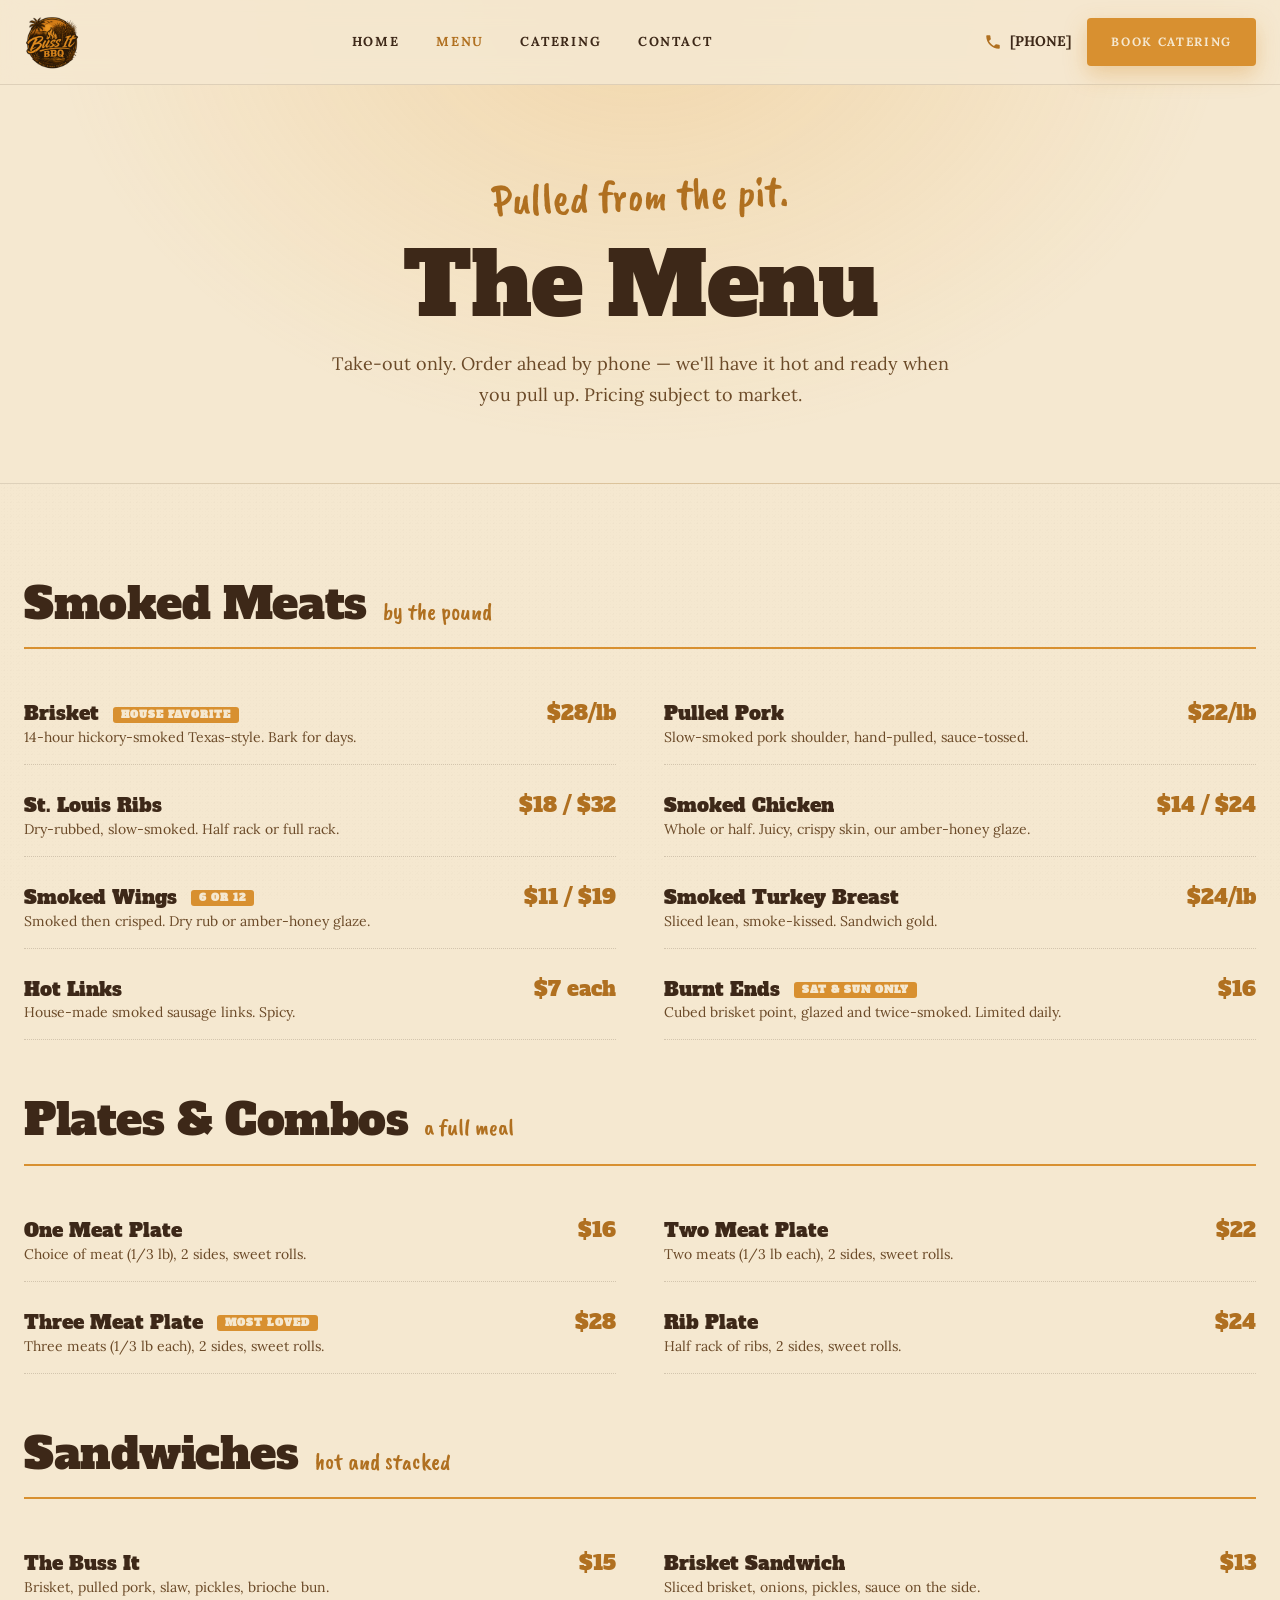
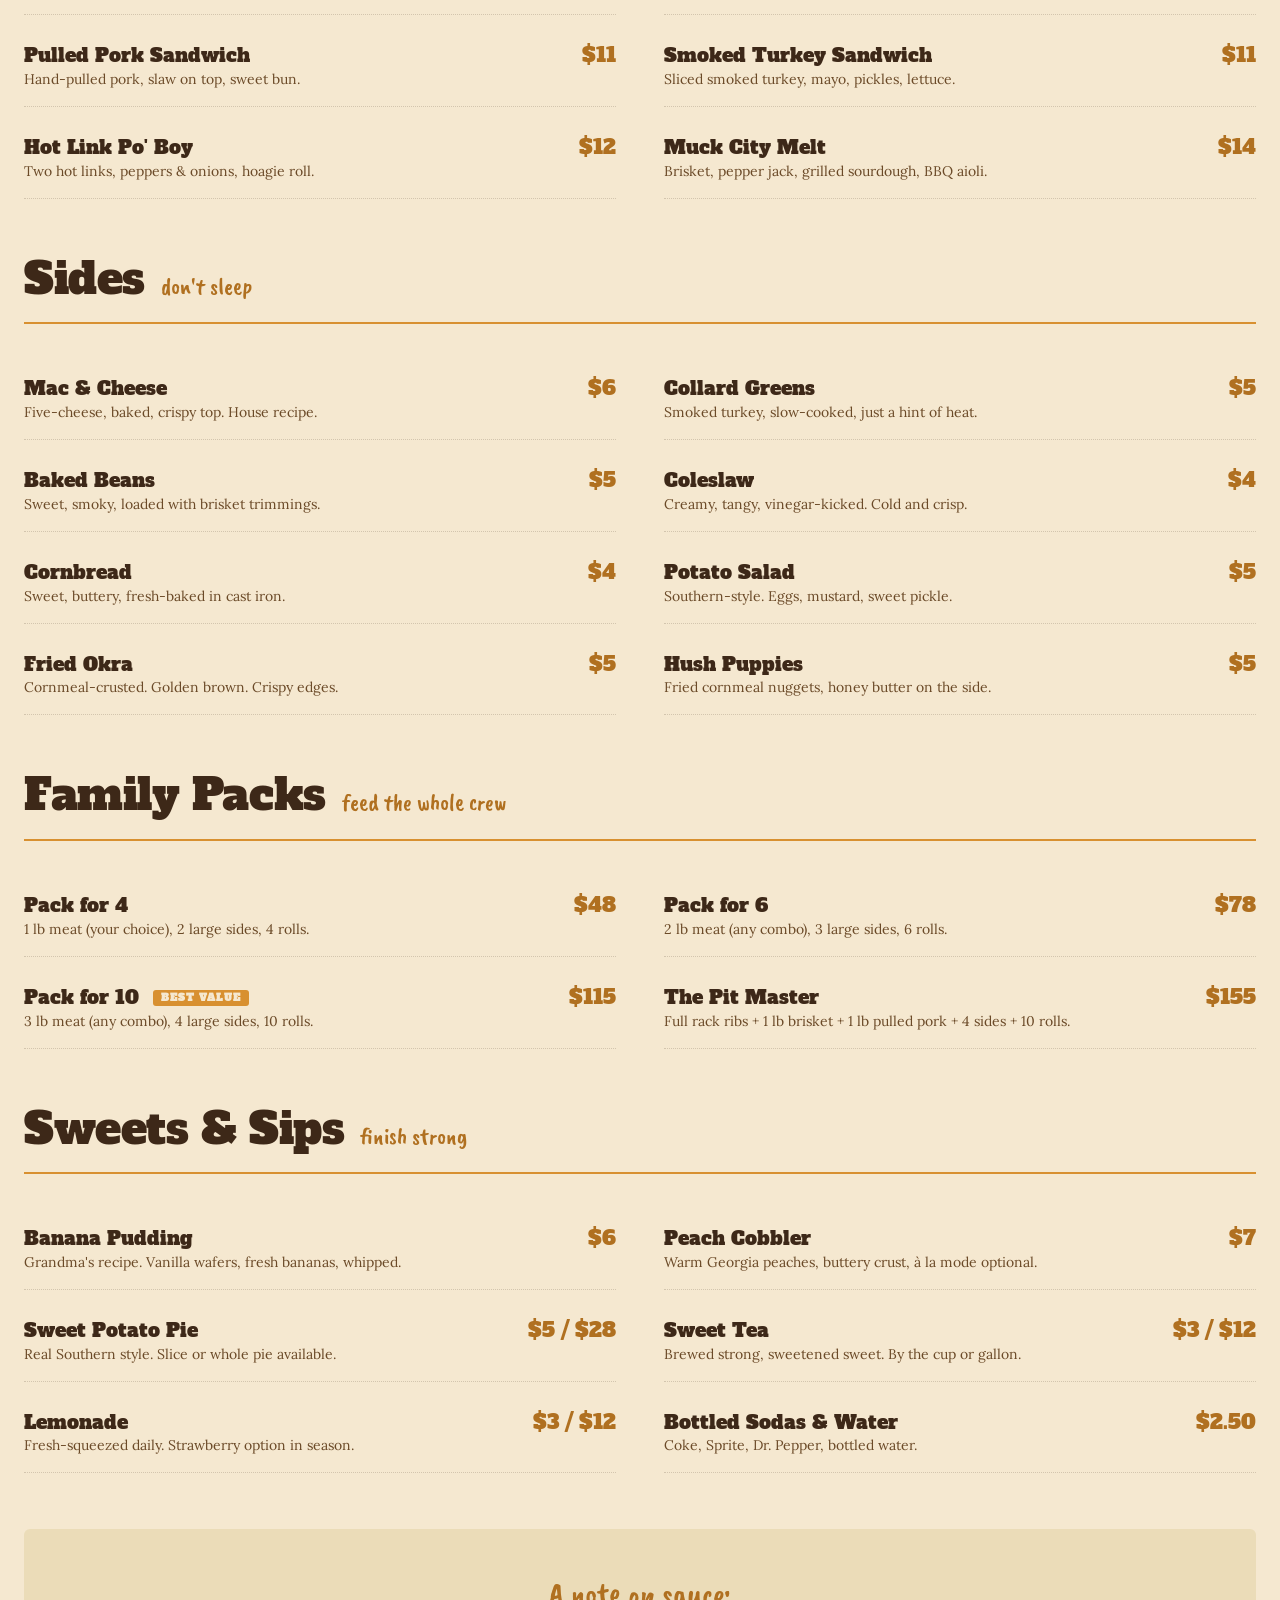
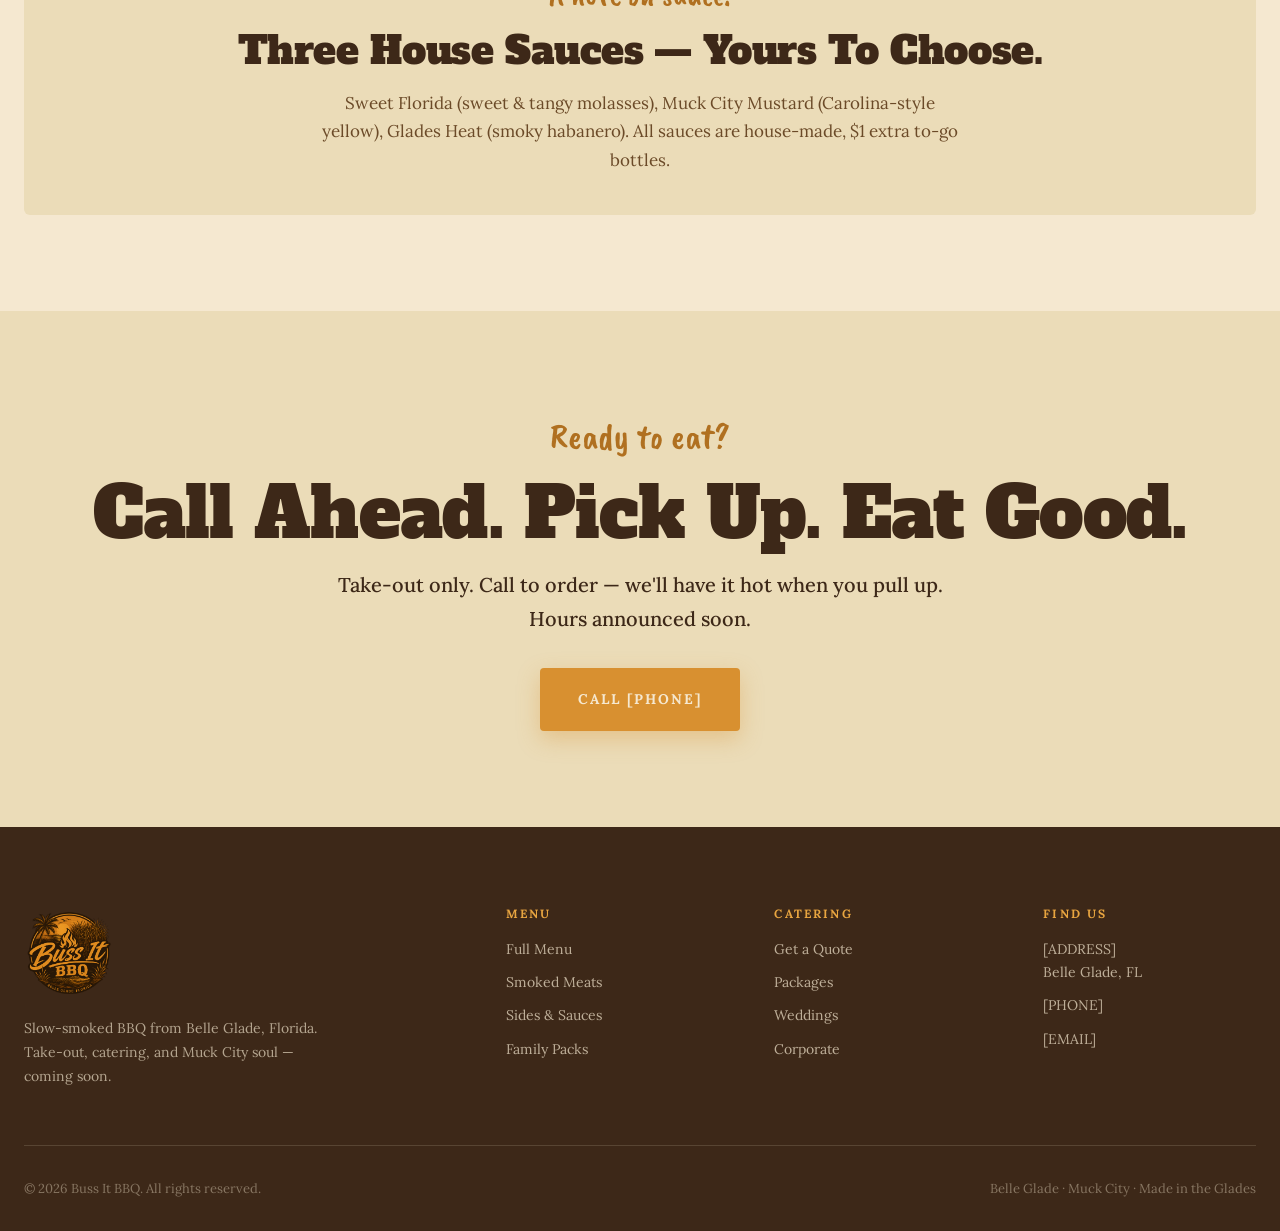
<file: menu.html>
<!DOCTYPE html>
<html lang="en">
<head>
<meta charset="UTF-8" />
<meta name="viewport" content="width=device-width, initial-scale=1.0" />
<title>Menu — Buss It BBQ | Belle Glade, FL</title>
<meta name="description" content="The Buss It BBQ menu — smoked meats by the pound, plates, sandwiches, family packs, sides, and Southern desserts." />
<link rel="preconnect" href="https://fonts.googleapis.com" />
<link rel="preconnect" href="https://fonts.gstatic.com" crossorigin />
<link href="https://fonts.googleapis.com/css2?family=Alfa+Slab+One&family=Caveat+Brush&family=Lora:wght@400;500;600;700&display=swap" rel="stylesheet" />
<link rel="stylesheet" href="assets/css/style.css?v=2" />
<link rel="icon" href="assets/img/logo.png?v=2" />
</head>
<body>

<header class="header">
  <div class="header-inner">
    <a href="index.html" class="logo-link"><img src="assets/img/logo.png?v=2" alt="Buss It BBQ" /></a>
    <nav class="nav">
      <a href="index.html">Home</a>
      <a href="menu.html">Menu</a>
      <a href="catering.html">Catering</a>
      <a href="contact.html">Contact</a>
    </nav>
    <div class="header-cta">
      <a href="tel:[PHONE]" class="phone-link">
        <svg viewBox="0 0 24 24"><path d="M20 15.5c-1.25 0-2.45-.2-3.57-.57-.35-.11-.74-.03-1.02.24l-2.2 2.2c-2.83-1.44-5.15-3.75-6.59-6.58l2.2-2.21c.27-.27.35-.66.24-1.01C8.7 6.45 8.5 5.25 8.5 4c0-.55-.45-1-1-1H4c-.55 0-1 .45-1 1 0 9.39 7.61 17 17 17 .55 0 1-.45 1-1v-3.5c0-.55-.45-1-1-1z"/></svg>
        <span>[PHONE]</span>
      </a>
      <a href="catering.html" class="btn btn-primary">Book Catering</a>
    </div>
    <button class="menu-toggle" aria-label="Menu"><span></span></button>
  </div>
</header>

<section class="page-header">
  <div class="container">
    <span class="script">Pulled from the pit.</span>
    <h1>The Menu</h1>
    <p>Take-out only. Order ahead by phone — we'll have it hot and ready when you pull up. Pricing subject to market.</p>
  </div>
</section>

<!-- SMOKED MEATS -->
<section id="meats">
  <div class="container">
    <div class="menu-section">
      <div class="menu-section-head">
        <h3>Smoked Meats</h3>
        <span class="script">by the pound</span>
      </div>
      <div class="menu-items">
        <div class="menu-item">
          <div class="menu-item-info">
            <div class="menu-item-name">Brisket <span class="menu-item-tag">House Favorite</span></div>
            <div class="menu-item-desc">14-hour hickory-smoked Texas-style. Bark for days.</div>
          </div>
          <div class="menu-item-price">$28/lb</div>
        </div>
        <div class="menu-item">
          <div class="menu-item-info">
            <div class="menu-item-name">Pulled Pork</div>
            <div class="menu-item-desc">Slow-smoked pork shoulder, hand-pulled, sauce-tossed.</div>
          </div>
          <div class="menu-item-price">$22/lb</div>
        </div>
        <div class="menu-item">
          <div class="menu-item-info">
            <div class="menu-item-name">St. Louis Ribs</div>
            <div class="menu-item-desc">Dry-rubbed, slow-smoked. Half rack or full rack.</div>
          </div>
          <div class="menu-item-price">$18 / $32</div>
        </div>
        <div class="menu-item">
          <div class="menu-item-info">
            <div class="menu-item-name">Smoked Chicken</div>
            <div class="menu-item-desc">Whole or half. Juicy, crispy skin, our amber-honey glaze.</div>
          </div>
          <div class="menu-item-price">$14 / $24</div>
        </div>
        <div class="menu-item">
          <div class="menu-item-info">
            <div class="menu-item-name">Smoked Wings <span class="menu-item-tag">6 or 12</span></div>
            <div class="menu-item-desc">Smoked then crisped. Dry rub or amber-honey glaze.</div>
          </div>
          <div class="menu-item-price">$11 / $19</div>
        </div>
        <div class="menu-item">
          <div class="menu-item-info">
            <div class="menu-item-name">Smoked Turkey Breast</div>
            <div class="menu-item-desc">Sliced lean, smoke-kissed. Sandwich gold.</div>
          </div>
          <div class="menu-item-price">$24/lb</div>
        </div>
        <div class="menu-item">
          <div class="menu-item-info">
            <div class="menu-item-name">Hot Links</div>
            <div class="menu-item-desc">House-made smoked sausage links. Spicy.</div>
          </div>
          <div class="menu-item-price">$7 each</div>
        </div>
        <div class="menu-item">
          <div class="menu-item-info">
            <div class="menu-item-name">Burnt Ends <span class="menu-item-tag">Sat &amp; Sun Only</span></div>
            <div class="menu-item-desc">Cubed brisket point, glazed and twice-smoked. Limited daily.</div>
          </div>
          <div class="menu-item-price">$16</div>
        </div>
      </div>
    </div>

    <!-- PLATES -->
    <div class="menu-section" id="plates">
      <div class="menu-section-head">
        <h3>Plates &amp; Combos</h3>
        <span class="script">a full meal</span>
      </div>
      <div class="menu-items">
        <div class="menu-item">
          <div class="menu-item-info">
            <div class="menu-item-name">One Meat Plate</div>
            <div class="menu-item-desc">Choice of meat (1/3 lb), 2 sides, sweet rolls.</div>
          </div>
          <div class="menu-item-price">$16</div>
        </div>
        <div class="menu-item">
          <div class="menu-item-info">
            <div class="menu-item-name">Two Meat Plate</div>
            <div class="menu-item-desc">Two meats (1/3 lb each), 2 sides, sweet rolls.</div>
          </div>
          <div class="menu-item-price">$22</div>
        </div>
        <div class="menu-item">
          <div class="menu-item-info">
            <div class="menu-item-name">Three Meat Plate <span class="menu-item-tag">Most Loved</span></div>
            <div class="menu-item-desc">Three meats (1/3 lb each), 2 sides, sweet rolls.</div>
          </div>
          <div class="menu-item-price">$28</div>
        </div>
        <div class="menu-item">
          <div class="menu-item-info">
            <div class="menu-item-name">Rib Plate</div>
            <div class="menu-item-desc">Half rack of ribs, 2 sides, sweet rolls.</div>
          </div>
          <div class="menu-item-price">$24</div>
        </div>
      </div>
    </div>

    <!-- SANDWICHES -->
    <div class="menu-section">
      <div class="menu-section-head">
        <h3>Sandwiches</h3>
        <span class="script">hot and stacked</span>
      </div>
      <div class="menu-items">
        <div class="menu-item">
          <div class="menu-item-info">
            <div class="menu-item-name">The Buss It</div>
            <div class="menu-item-desc">Brisket, pulled pork, slaw, pickles, brioche bun.</div>
          </div>
          <div class="menu-item-price">$15</div>
        </div>
        <div class="menu-item">
          <div class="menu-item-info">
            <div class="menu-item-name">Brisket Sandwich</div>
            <div class="menu-item-desc">Sliced brisket, onions, pickles, sauce on the side.</div>
          </div>
          <div class="menu-item-price">$13</div>
        </div>
        <div class="menu-item">
          <div class="menu-item-info">
            <div class="menu-item-name">Pulled Pork Sandwich</div>
            <div class="menu-item-desc">Hand-pulled pork, slaw on top, sweet bun.</div>
          </div>
          <div class="menu-item-price">$11</div>
        </div>
        <div class="menu-item">
          <div class="menu-item-info">
            <div class="menu-item-name">Smoked Turkey Sandwich</div>
            <div class="menu-item-desc">Sliced smoked turkey, mayo, pickles, lettuce.</div>
          </div>
          <div class="menu-item-price">$11</div>
        </div>
        <div class="menu-item">
          <div class="menu-item-info">
            <div class="menu-item-name">Hot Link Po' Boy</div>
            <div class="menu-item-desc">Two hot links, peppers &amp; onions, hoagie roll.</div>
          </div>
          <div class="menu-item-price">$12</div>
        </div>
        <div class="menu-item">
          <div class="menu-item-info">
            <div class="menu-item-name">Muck City Melt</div>
            <div class="menu-item-desc">Brisket, pepper jack, grilled sourdough, BBQ aioli.</div>
          </div>
          <div class="menu-item-price">$14</div>
        </div>
      </div>
    </div>

    <!-- SIDES -->
    <div class="menu-section" id="sides">
      <div class="menu-section-head">
        <h3>Sides</h3>
        <span class="script">don't sleep</span>
      </div>
      <div class="menu-items">
        <div class="menu-item">
          <div class="menu-item-info">
            <div class="menu-item-name">Mac &amp; Cheese</div>
            <div class="menu-item-desc">Five-cheese, baked, crispy top. House recipe.</div>
          </div>
          <div class="menu-item-price">$6</div>
        </div>
        <div class="menu-item">
          <div class="menu-item-info">
            <div class="menu-item-name">Collard Greens</div>
            <div class="menu-item-desc">Smoked turkey, slow-cooked, just a hint of heat.</div>
          </div>
          <div class="menu-item-price">$5</div>
        </div>
        <div class="menu-item">
          <div class="menu-item-info">
            <div class="menu-item-name">Baked Beans</div>
            <div class="menu-item-desc">Sweet, smoky, loaded with brisket trimmings.</div>
          </div>
          <div class="menu-item-price">$5</div>
        </div>
        <div class="menu-item">
          <div class="menu-item-info">
            <div class="menu-item-name">Coleslaw</div>
            <div class="menu-item-desc">Creamy, tangy, vinegar-kicked. Cold and crisp.</div>
          </div>
          <div class="menu-item-price">$4</div>
        </div>
        <div class="menu-item">
          <div class="menu-item-info">
            <div class="menu-item-name">Cornbread</div>
            <div class="menu-item-desc">Sweet, buttery, fresh-baked in cast iron.</div>
          </div>
          <div class="menu-item-price">$4</div>
        </div>
        <div class="menu-item">
          <div class="menu-item-info">
            <div class="menu-item-name">Potato Salad</div>
            <div class="menu-item-desc">Southern-style. Eggs, mustard, sweet pickle.</div>
          </div>
          <div class="menu-item-price">$5</div>
        </div>
        <div class="menu-item">
          <div class="menu-item-info">
            <div class="menu-item-name">Fried Okra</div>
            <div class="menu-item-desc">Cornmeal-crusted. Golden brown. Crispy edges.</div>
          </div>
          <div class="menu-item-price">$5</div>
        </div>
        <div class="menu-item">
          <div class="menu-item-info">
            <div class="menu-item-name">Hush Puppies</div>
            <div class="menu-item-desc">Fried cornmeal nuggets, honey butter on the side.</div>
          </div>
          <div class="menu-item-price">$5</div>
        </div>
      </div>
    </div>

    <!-- FAMILY PACKS -->
    <div class="menu-section" id="family">
      <div class="menu-section-head">
        <h3>Family Packs</h3>
        <span class="script">feed the whole crew</span>
      </div>
      <div class="menu-items">
        <div class="menu-item">
          <div class="menu-item-info">
            <div class="menu-item-name">Pack for 4</div>
            <div class="menu-item-desc">1 lb meat (your choice), 2 large sides, 4 rolls.</div>
          </div>
          <div class="menu-item-price">$48</div>
        </div>
        <div class="menu-item">
          <div class="menu-item-info">
            <div class="menu-item-name">Pack for 6</div>
            <div class="menu-item-desc">2 lb meat (any combo), 3 large sides, 6 rolls.</div>
          </div>
          <div class="menu-item-price">$78</div>
        </div>
        <div class="menu-item">
          <div class="menu-item-info">
            <div class="menu-item-name">Pack for 10 <span class="menu-item-tag">Best Value</span></div>
            <div class="menu-item-desc">3 lb meat (any combo), 4 large sides, 10 rolls.</div>
          </div>
          <div class="menu-item-price">$115</div>
        </div>
        <div class="menu-item">
          <div class="menu-item-info">
            <div class="menu-item-name">The Pit Master</div>
            <div class="menu-item-desc">Full rack ribs + 1 lb brisket + 1 lb pulled pork + 4 sides + 10 rolls.</div>
          </div>
          <div class="menu-item-price">$155</div>
        </div>
      </div>
    </div>

    <!-- DESSERTS & DRINKS -->
    <div class="menu-section">
      <div class="menu-section-head">
        <h3>Sweets &amp; Sips</h3>
        <span class="script">finish strong</span>
      </div>
      <div class="menu-items">
        <div class="menu-item">
          <div class="menu-item-info">
            <div class="menu-item-name">Banana Pudding</div>
            <div class="menu-item-desc">Grandma's recipe. Vanilla wafers, fresh bananas, whipped.</div>
          </div>
          <div class="menu-item-price">$6</div>
        </div>
        <div class="menu-item">
          <div class="menu-item-info">
            <div class="menu-item-name">Peach Cobbler</div>
            <div class="menu-item-desc">Warm Georgia peaches, buttery crust, à la mode optional.</div>
          </div>
          <div class="menu-item-price">$7</div>
        </div>
        <div class="menu-item">
          <div class="menu-item-info">
            <div class="menu-item-name">Sweet Potato Pie</div>
            <div class="menu-item-desc">Real Southern style. Slice or whole pie available.</div>
          </div>
          <div class="menu-item-price">$5 / $28</div>
        </div>
        <div class="menu-item">
          <div class="menu-item-info">
            <div class="menu-item-name">Sweet Tea</div>
            <div class="menu-item-desc">Brewed strong, sweetened sweet. By the cup or gallon.</div>
          </div>
          <div class="menu-item-price">$3 / $12</div>
        </div>
        <div class="menu-item">
          <div class="menu-item-info">
            <div class="menu-item-name">Lemonade</div>
            <div class="menu-item-desc">Fresh-squeezed daily. Strawberry option in season.</div>
          </div>
          <div class="menu-item-price">$3 / $12</div>
        </div>
        <div class="menu-item">
          <div class="menu-item-info">
            <div class="menu-item-name">Bottled Sodas &amp; Water</div>
            <div class="menu-item-desc">Coke, Sprite, Dr. Pepper, bottled water.</div>
          </div>
          <div class="menu-item-price">$2.50</div>
        </div>
      </div>
    </div>

    <!-- SAUCES -->
    <div style="text-align: center; margin-top: 56px; padding: 40px; background: var(--cream-dark); border-radius: 6px;">
      <span class="script" style="font-size: 32px;">A note on sauce:</span>
      <h3 style="margin: 8px 0 16px;">Three House Sauces — Yours To Choose.</h3>
      <p style="max-width: 640px; margin: 0 auto;">Sweet Florida (sweet &amp; tangy molasses), Muck City Mustard (Carolina-style yellow), Glades Heat (smoky habanero). All sauces are house-made, $1 extra to-go bottles.</p>
    </div>
  </div>
</section>

<!-- CTA -->
<section class="section-cream-dark" style="text-align: center;">
  <div class="container">
    <span class="script" style="font-size: 36px;">Ready to eat?</span>
    <h2 style="margin: 8px 0 16px;">Call Ahead. Pick Up. Eat Good.</h2>
    <p class="lead" style="max-width: 640px; margin: 0 auto 32px;">Take-out only. Call to order — we'll have it hot when you pull up. Hours announced soon.</p>
    <a href="tel:[PHONE]" class="btn btn-primary">Call [PHONE]</a>
  </div>
</section>

<!-- FOOTER -->
<footer class="footer">
  <div class="container">
    <div class="footer-grid">
      <div class="footer-brand">
        <img src="assets/img/logo.png?v=2" alt="Buss It BBQ" />
        <p>Slow-smoked BBQ from Belle Glade, Florida. Take-out, catering, and Muck City soul — coming soon.</p>
      </div>
      <div><h4>Menu</h4><ul><li><a href="menu.html">Full Menu</a></li><li><a href="menu.html#meats">Smoked Meats</a></li><li><a href="menu.html#sides">Sides &amp; Sauces</a></li><li><a href="menu.html#family">Family Packs</a></li></ul></div>
      <div><h4>Catering</h4><ul><li><a href="catering.html">Get a Quote</a></li><li><a href="catering.html#packages">Packages</a></li><li><a href="catering.html#weddings">Weddings</a></li><li><a href="catering.html#corporate">Corporate</a></li></ul></div>
      <div><h4>Find Us</h4><ul><li>[ADDRESS]<br/>Belle Glade, FL</li><li><a href="tel:[PHONE]">[PHONE]</a></li><li><a href="mailto:[EMAIL]">[EMAIL]</a></li></ul></div>
    </div>
    <div class="footer-bottom">
      <div>© <span id="year"></span> Buss It BBQ. All rights reserved.</div>
      <div>Belle Glade · Muck City · Made in the Glades</div>
    </div>
  </div>
</footer>

<a href="tel:[PHONE]" class="mobile-call-fab" aria-label="Call us">
  <svg viewBox="0 0 24 24"><path d="M20 15.5c-1.25 0-2.45-.2-3.57-.57-.35-.11-.74-.03-1.02.24l-2.2 2.2c-2.83-1.44-5.15-3.75-6.59-6.58l2.2-2.21c.27-.27.35-.66.24-1.01C8.7 6.45 8.5 5.25 8.5 4c0-.55-.45-1-1-1H4c-.55 0-1 .45-1 1 0 9.39 7.61 17 17 17 .55 0 1-.45 1-1v-3.5c0-.55-.45-1-1-1z"/></svg>
</a>

<script src="assets/js/main.js?v=2"></script>
<script>document.getElementById('year').textContent = new Date().getFullYear();</script>
</body>
</html>
</file>
<file: assets/css/style.css>
/* Buss It BBQ — Belle Glade, Florida
   Warm, smoky, Southern. Cream / amber / deep brown.
*/

:root {
  --cream: #F5E8D0;
  --cream-dark: #EBDCB8;
  --cream-deep: #E0CFA6;
  --amber: #D89030;
  --amber-bright: #E8A540;
  --amber-dark: #B07020;
  --brown: #3D2818;
  --brown-soft: #6B4A28;
  --brown-deep: #2A1A0E;
  --charcoal: #1A0F08;
  --white: #FFFFFF;
  --black: #0A0604;
  --smoke: rgba(61, 40, 24, 0.15);
  --border: rgba(61, 40, 24, 0.12);
  --shadow: 0 24px 60px rgba(42, 26, 14, 0.18);
  --shadow-sm: 0 6px 18px rgba(42, 26, 14, 0.10);

  --font-display: 'Alfa Slab One', 'Georgia', serif;
  --font-script: 'Caveat Brush', 'Permanent Marker', cursive;
  --font-body: 'Lora', Georgia, serif;

  --max-width: 1280px;
  --section-pad: 96px;
}

* { box-sizing: border-box; margin: 0; padding: 0; }
html { scroll-behavior: smooth; }

body {
  font-family: var(--font-body);
  background: var(--cream);
  color: var(--brown);
  line-height: 1.65;
  -webkit-font-smoothing: antialiased;
  overflow-x: hidden;
}

/* Paper grain texture */
body::before {
  content: '';
  position: fixed;
  inset: 0;
  pointer-events: none;
  z-index: 1;
  opacity: 0.4;
  background-image:
    radial-gradient(rgba(61, 40, 24, 0.04) 1px, transparent 1px),
    radial-gradient(rgba(61, 40, 24, 0.03) 1px, transparent 1px);
  background-size: 3px 3px, 7px 7px;
  background-position: 0 0, 1px 2px;
  mix-blend-mode: multiply;
}

img { max-width: 100%; display: block; }
a { color: inherit; text-decoration: none; }
button { font-family: inherit; cursor: pointer; border: none; background: none; color: inherit; }

/* ============ TYPOGRAPHY ============ */
h1, h2, h3, h4 {
  font-family: var(--font-display);
  font-weight: 400;
  line-height: 1.1;
  color: var(--brown);
  letter-spacing: -0.01em;
}

h1 { font-size: clamp(48px, 8vw, 104px); }
h2 { font-size: clamp(36px, 5.5vw, 72px); }
h3 { font-size: clamp(24px, 3vw, 40px); }
h4 { font-size: clamp(20px, 2vw, 28px); }

p { font-size: 17px; color: var(--brown-soft); line-height: 1.7; }
.lead { font-size: 20px; color: var(--brown); font-weight: 500; }

.script {
  font-family: var(--font-script);
  font-weight: 400;
  color: var(--amber-dark);
  text-transform: none;
  letter-spacing: 0;
}

.eyebrow {
  display: inline-block;
  font-family: var(--font-body);
  font-size: 13px;
  font-weight: 700;
  letter-spacing: 0.2em;
  text-transform: uppercase;
  color: var(--amber-dark);
  margin-bottom: 16px;
}

.amber { color: var(--amber-dark); }
.cream { color: var(--cream); }

/* ============ LAYOUT ============ */
.container {
  max-width: var(--max-width);
  margin: 0 auto;
  padding: 0 24px;
  position: relative;
  z-index: 2;
}

section {
  padding: var(--section-pad) 0;
  position: relative;
  z-index: 2;
}

.section-dark {
  background: var(--brown);
  color: var(--cream);
}
.section-dark h1, .section-dark h2, .section-dark h3, .section-dark h4 { color: var(--cream); }
.section-dark p { color: rgba(245, 232, 208, 0.8); }
.section-dark .eyebrow { color: var(--amber-bright); }

.section-cream-dark { background: var(--cream-dark); }

/* ============ BUTTONS ============ */
.btn {
  display: inline-flex;
  align-items: center;
  justify-content: center;
  gap: 10px;
  padding: 18px 36px;
  font-family: var(--font-body);
  font-size: 14px;
  font-weight: 700;
  letter-spacing: 0.14em;
  text-transform: uppercase;
  border-radius: 4px;
  transition: all 0.25s ease;
  white-space: nowrap;
  cursor: pointer;
  border: 2px solid transparent;
}

.btn-primary {
  background: var(--amber);
  color: var(--cream);
  box-shadow: 0 8px 22px rgba(216, 144, 48, 0.35);
}
.btn-primary:hover {
  background: var(--amber-dark);
  transform: translateY(-2px);
  box-shadow: 0 14px 30px rgba(216, 144, 48, 0.45);
}

.btn-outline {
  background: transparent;
  color: var(--brown);
  border-color: var(--brown);
}
.btn-outline:hover {
  background: var(--brown);
  color: var(--cream);
}

.btn-dark {
  background: var(--brown);
  color: var(--cream);
}
.btn-dark:hover { background: var(--amber); }

.btn-cream {
  background: var(--cream);
  color: var(--brown);
}
.btn-cream:hover { background: var(--amber); color: var(--cream); }

.btn-block { width: 100%; }

/* ============ HEADER ============ */
.header {
  position: fixed;
  top: 0; left: 0; right: 0;
  z-index: 1000;
  background: rgba(245, 232, 208, 0.92);
  backdrop-filter: blur(12px);
  -webkit-backdrop-filter: blur(12px);
  border-bottom: 1px solid var(--border);
  transition: all 0.3s ease;
}

.header-inner {
  display: flex;
  align-items: center;
  justify-content: space-between;
  padding: 14px 24px;
  max-width: var(--max-width);
  margin: 0 auto;
}

.logo-link img { height: 56px; width: auto; }

.nav {
  display: flex;
  align-items: center;
  gap: 36px;
}

.nav a {
  font-family: var(--font-body);
  font-size: 13px;
  font-weight: 700;
  letter-spacing: 0.14em;
  text-transform: uppercase;
  color: var(--brown);
  transition: color 0.2s;
}
.nav a:hover, .nav a.active { color: var(--amber-dark); }

.header-cta { display: flex; align-items: center; gap: 16px; }
.header-cta .btn { padding: 12px 22px; font-size: 12px; }
.phone-link {
  display: inline-flex;
  align-items: center;
  gap: 8px;
  font-size: 14px;
  font-weight: 700;
  color: var(--brown);
}
.phone-link svg { width: 18px; height: 18px; fill: var(--amber-dark); }

.menu-toggle {
  display: none;
  width: 40px;
  height: 40px;
  align-items: center;
  justify-content: center;
}
.menu-toggle span {
  width: 26px;
  height: 2.5px;
  background: var(--brown);
  position: relative;
}
.menu-toggle span::before,
.menu-toggle span::after {
  content: ''; position: absolute; left: 0; width: 26px; height: 2.5px; background: var(--brown);
}
.menu-toggle span::before { top: -8px; }
.menu-toggle span::after { top: 8px; }

/* ============ HERO ============ */
.hero {
  min-height: 100vh;
  padding-top: 110px;
  display: flex;
  align-items: center;
  position: relative;
  background:
    radial-gradient(ellipse at 80% 30%, rgba(232, 165, 64, 0.18) 0%, transparent 55%),
    radial-gradient(ellipse at 10% 80%, rgba(216, 144, 48, 0.10) 0%, transparent 55%),
    linear-gradient(180deg, var(--cream) 0%, var(--cream-dark) 100%);
  overflow: hidden;
}

.hero-inner {
  display: grid;
  grid-template-columns: 1.05fr 1fr;
  gap: 64px;
  align-items: center;
}

.hero-content h1 .script {
  display: block;
  font-size: 0.75em;
  line-height: 1;
  margin-bottom: 8px;
  color: var(--amber-dark);
  transform: rotate(-3deg);
  transform-origin: left;
}

.hero-tagline {
  font-size: 21px;
  color: var(--brown-soft);
  margin: 28px 0 40px;
  max-width: 520px;
  line-height: 1.6;
}

.hero-ctas { display: flex; gap: 16px; flex-wrap: wrap; }

.hero-meta {
  margin-top: 48px;
  display: flex;
  gap: 36px;
  flex-wrap: wrap;
  padding-top: 32px;
  border-top: 2px dashed rgba(61, 40, 24, 0.2);
}
.hero-meta > div {
  display: flex;
  flex-direction: column;
  gap: 4px;
}
.hero-meta .meta-label {
  font-size: 11px;
  font-weight: 700;
  letter-spacing: 0.18em;
  text-transform: uppercase;
  color: var(--brown-soft);
}
.hero-meta .meta-value {
  font-family: var(--font-display);
  font-size: 22px;
  color: var(--brown);
}

.hero-visual {
  position: relative;
  display: flex;
  justify-content: center;
}
.hero-visual img {
  max-width: 100%;
  filter: drop-shadow(0 30px 50px rgba(42, 26, 14, 0.30));
  animation: floatY 7s ease-in-out infinite;
}

@keyframes floatY {
  0%, 100% { transform: translateY(0) rotate(0deg); }
  50% { transform: translateY(-14px) rotate(-1deg); }
}

/* "Opening Soon" ribbon */
.opening-ribbon {
  display: inline-flex;
  align-items: center;
  gap: 10px;
  background: var(--brown);
  color: var(--cream);
  padding: 10px 20px;
  border-radius: 999px;
  font-size: 12px;
  font-weight: 700;
  letter-spacing: 0.16em;
  text-transform: uppercase;
  margin-bottom: 24px;
}
.opening-ribbon::before {
  content: '';
  width: 8px;
  height: 8px;
  border-radius: 50%;
  background: var(--amber-bright);
  animation: blink 1.5s infinite;
}
@keyframes blink {
  0%, 100% { opacity: 1; }
  50% { opacity: 0.3; }
}

/* ============ SECTION HEADER ============ */
.section-head {
  text-align: center;
  margin-bottom: 64px;
  max-width: 740px;
  margin-left: auto;
  margin-right: auto;
}
.section-head h2 { margin-bottom: 16px; }
.section-head .script {
  font-size: 36px;
  display: block;
  margin-bottom: 4px;
  transform: rotate(-2deg);
}

/* ============ MENU PREVIEW (home) ============ */
.menu-preview-grid {
  display: grid;
  grid-template-columns: repeat(4, 1fr);
  gap: 20px;
}
.menu-card {
  background: var(--cream);
  border: 1px solid var(--border);
  border-radius: 6px;
  padding: 28px 24px;
  transition: all 0.3s ease;
  text-align: center;
  box-shadow: var(--shadow-sm);
  position: relative;
  overflow: hidden;
}
.menu-card::before {
  content: '';
  position: absolute;
  top: 0; left: 0; right: 0; height: 4px;
  background: var(--amber);
  transform: scaleX(0);
  transform-origin: center;
  transition: transform 0.4s ease;
}
.menu-card:hover {
  transform: translateY(-4px);
  border-color: rgba(216, 144, 48, 0.4);
  box-shadow: var(--shadow);
}
.menu-card:hover::before { transform: scaleX(1); }

.menu-icon {
  font-size: 44px;
  margin-bottom: 12px;
  line-height: 1;
}
.menu-card h4 {
  margin-bottom: 8px;
  font-size: 22px;
}
.menu-card p {
  font-size: 14px;
  color: var(--brown-soft);
}

/* ============ MENU PAGE ============ */
.menu-section {
  margin-bottom: 56px;
}
.menu-section-head {
  display: flex;
  align-items: baseline;
  gap: 16px;
  padding-bottom: 16px;
  border-bottom: 2px solid var(--amber);
  margin-bottom: 32px;
}
.menu-section-head h3 {
  font-size: clamp(28px, 3.5vw, 44px);
  color: var(--brown);
}
.menu-section-head .script {
  font-size: 24px;
  color: var(--amber-dark);
}

.menu-items {
  display: grid;
  grid-template-columns: 1fr 1fr;
  gap: 8px 48px;
}
.menu-item {
  display: flex;
  align-items: baseline;
  padding: 16px 0;
  border-bottom: 1px dotted rgba(61, 40, 24, 0.18);
  gap: 16px;
}
.menu-item-info { flex-grow: 1; }
.menu-item-name {
  font-family: var(--font-display);
  font-size: 19px;
  color: var(--brown);
  margin-bottom: 2px;
  line-height: 1.2;
}
.menu-item-desc {
  font-size: 14px;
  color: var(--brown-soft);
  line-height: 1.5;
}
.menu-item-price {
  font-family: var(--font-display);
  font-size: 20px;
  color: var(--amber-dark);
  flex-shrink: 0;
  white-space: nowrap;
}
.menu-item-tag {
  display: inline-block;
  font-size: 10px;
  font-weight: 700;
  letter-spacing: 0.1em;
  text-transform: uppercase;
  background: var(--amber);
  color: var(--cream);
  padding: 2px 8px;
  border-radius: 3px;
  margin-left: 8px;
  vertical-align: middle;
}

/* ============ ABOUT / STORY ============ */
.story-grid {
  display: grid;
  grid-template-columns: 1fr 1fr;
  gap: 80px;
  align-items: center;
}
.story-visual {
  aspect-ratio: 4/5;
  background:
    radial-gradient(circle at 30% 30%, rgba(232, 165, 64, 0.4), transparent 50%),
    linear-gradient(135deg, var(--brown) 0%, var(--brown-deep) 100%);
  border-radius: 6px;
  position: relative;
  overflow: hidden;
  display: flex;
  align-items: center;
  justify-content: center;
  box-shadow: var(--shadow);
}
.story-visual::after {
  content: 'Story Photo';
  font-family: var(--font-script);
  color: rgba(245, 232, 208, 0.3);
  font-size: 40px;
}

.story-stats {
  display: grid;
  grid-template-columns: 1fr 1fr;
  gap: 24px;
  margin-top: 40px;
  padding-top: 32px;
  border-top: 2px dashed rgba(61, 40, 24, 0.2);
}
.story-stat .num {
  font-family: var(--font-display);
  font-size: 48px;
  color: var(--amber-dark);
  line-height: 1;
  display: block;
  margin-bottom: 8px;
}
.story-stat .label {
  font-size: 13px;
  font-weight: 700;
  letter-spacing: 0.12em;
  text-transform: uppercase;
  color: var(--brown-soft);
}

/* ============ CATERING CTA BLOCK ============ */
.catering-cta {
  background:
    radial-gradient(ellipse at 30% 50%, rgba(232, 165, 64, 0.18) 0%, transparent 55%),
    var(--brown);
  color: var(--cream);
  padding: 80px 64px;
  border-radius: 8px;
  position: relative;
  overflow: hidden;
  box-shadow: var(--shadow);
}
.catering-cta-grid {
  display: grid;
  grid-template-columns: 1.2fr 1fr;
  gap: 48px;
  align-items: center;
}
.catering-cta h2 { color: var(--cream); margin-bottom: 16px; }
.catering-cta p { color: rgba(245, 232, 208, 0.85); margin-bottom: 32px; font-size: 18px; }
.catering-cta .script {
  display: block;
  font-size: 36px;
  color: var(--amber-bright);
  margin-bottom: 8px;
  transform: rotate(-2deg);
}
.catering-features {
  display: flex;
  flex-direction: column;
  gap: 16px;
}
.catering-feature {
  display: flex;
  gap: 14px;
  align-items: flex-start;
}
.catering-feature .check {
  flex-shrink: 0;
  width: 36px; height: 36px;
  background: var(--amber);
  color: var(--cream);
  border-radius: 50%;
  display: flex;
  align-items: center;
  justify-content: center;
  font-weight: 700;
  font-family: var(--font-display);
}
.catering-feature h4 {
  color: var(--cream);
  font-size: 18px;
  margin-bottom: 2px;
}
.catering-feature p { color: rgba(245, 232, 208, 0.75); font-size: 14px; margin: 0; }

/* ============ EARLY ACCESS / OPENING SOON ============ */
.early-access {
  background:
    linear-gradient(0deg, rgba(216, 144, 48, 0.08), rgba(216, 144, 48, 0.08)),
    var(--cream);
  border-top: 1px solid var(--border);
  border-bottom: 1px solid var(--border);
  text-align: center;
}
.early-access h2 .script {
  display: block;
  font-size: 0.6em;
  color: var(--amber-dark);
  margin-bottom: 4px;
}
.early-form {
  display: flex;
  gap: 12px;
  max-width: 540px;
  margin: 32px auto 0;
}
.early-form input {
  flex-grow: 1;
  padding: 16px 20px;
  border: 2px solid var(--brown);
  border-radius: 4px;
  font-family: inherit;
  font-size: 16px;
  background: var(--cream);
  color: var(--brown);
  transition: border-color 0.2s, box-shadow 0.2s;
}
.early-form input:focus {
  outline: none;
  border-color: var(--amber);
  box-shadow: 0 0 0 4px rgba(216, 144, 48, 0.15);
}

/* ============ FORMS ============ */
.form-card {
  background: var(--cream);
  border: 1px solid var(--border);
  padding: 48px;
  border-radius: 6px;
  box-shadow: var(--shadow);
}
.form-card h3 { margin-bottom: 8px; }
.form-card .form-desc { color: var(--brown-soft); margin-bottom: 32px; }

.form-row {
  display: grid;
  grid-template-columns: 1fr 1fr;
  gap: 16px;
  margin-bottom: 16px;
}
.form-group { margin-bottom: 16px; }
.form-group label {
  display: block;
  font-size: 12px;
  font-weight: 700;
  letter-spacing: 0.14em;
  text-transform: uppercase;
  color: var(--brown);
  margin-bottom: 8px;
}
.form-group input,
.form-group select,
.form-group textarea {
  width: 100%;
  padding: 14px 16px;
  border: 1.5px solid rgba(61, 40, 24, 0.25);
  border-radius: 4px;
  font-family: inherit;
  font-size: 16px;
  background: var(--white);
  color: var(--brown);
  transition: border-color 0.2s, box-shadow 0.2s;
}
.form-group input:focus,
.form-group select:focus,
.form-group textarea:focus {
  outline: none;
  border-color: var(--amber);
  box-shadow: 0 0 0 3px rgba(216, 144, 48, 0.15);
}
.form-group textarea { min-height: 120px; resize: vertical; }

.form-success {
  display: none;
  background: #E8F5E0;
  color: #2D5016;
  padding: 16px 20px;
  border-radius: 4px;
  margin-bottom: 16px;
  font-weight: 600;
  border-left: 4px solid #5A8A3D;
}
.form-success.show { display: block; }

/* ============ PAGE HEADER ============ */
.page-header {
  padding: 160px 0 72px;
  background:
    radial-gradient(ellipse at center top, rgba(232, 165, 64, 0.25) 0%, transparent 65%),
    var(--cream);
  text-align: center;
  border-bottom: 1px solid var(--border);
}
.page-header h1 {
  font-size: clamp(48px, 7vw, 88px);
  margin-bottom: 12px;
}
.page-header .script {
  display: block;
  font-size: clamp(28px, 4vw, 44px);
  color: var(--amber-dark);
  margin-bottom: 4px;
  transform: rotate(-2deg);
}
.page-header p { font-size: 18px; max-width: 640px; margin: 16px auto 0; }

/* ============ TWO COL ============ */
.two-col {
  display: grid;
  grid-template-columns: 1fr 1fr;
  gap: 80px;
  align-items: start;
}

/* ============ INFO BLOCKS ============ */
.info-block {
  display: flex;
  align-items: flex-start;
  gap: 18px;
  padding: 22px;
  background: var(--cream);
  border: 1px solid var(--border);
  border-radius: 6px;
  margin-bottom: 14px;
  box-shadow: var(--shadow-sm);
}
.info-block .icon {
  width: 48px; height: 48px;
  display: flex; align-items: center; justify-content: center;
  background: var(--amber);
  border-radius: 8px;
  flex-shrink: 0;
}
.info-block .icon svg { width: 22px; height: 22px; fill: var(--cream); }
.info-block .label {
  font-size: 11px;
  font-weight: 700;
  letter-spacing: 0.16em;
  text-transform: uppercase;
  color: var(--brown-soft);
  display: block;
  margin-bottom: 4px;
}
.info-block .value {
  font-family: var(--font-display);
  font-size: 22px;
  color: var(--brown);
  line-height: 1.3;
}
.info-block a.value { color: var(--brown); }
.info-block a.value:hover { color: var(--amber-dark); }

/* ============ FOOTER ============ */
.footer {
  background: var(--brown);
  color: var(--cream);
  padding: 80px 0 32px;
}
.footer-grid {
  display: grid;
  grid-template-columns: 2fr 1fr 1fr 1fr;
  gap: 56px;
  margin-bottom: 56px;
}
.footer-brand img { height: 90px; margin-bottom: 20px; }
.footer-brand p {
  font-size: 14px;
  color: rgba(245, 232, 208, 0.65);
  max-width: 320px;
}
.footer h4 {
  font-family: var(--font-body);
  font-size: 12px;
  font-weight: 700;
  letter-spacing: 0.18em;
  text-transform: uppercase;
  color: var(--amber-bright);
  margin-bottom: 18px;
}
.footer ul { list-style: none; }
.footer ul li {
  margin-bottom: 10px;
  font-size: 14px;
  color: rgba(245, 232, 208, 0.7);
}
.footer ul li a {
  color: rgba(245, 232, 208, 0.7);
  transition: color 0.2s;
}
.footer ul li a:hover { color: var(--amber-bright); }

.footer-bottom {
  padding-top: 32px;
  border-top: 1px solid rgba(245, 232, 208, 0.15);
  display: flex;
  justify-content: space-between;
  align-items: center;
  flex-wrap: wrap;
  gap: 16px;
  font-size: 13px;
  color: rgba(245, 232, 208, 0.4);
}

/* ============ MOBILE CALL FAB ============ */
.mobile-call-fab {
  display: none;
  position: fixed;
  bottom: 24px;
  right: 24px;
  width: 64px;
  height: 64px;
  border-radius: 50%;
  background: var(--amber);
  align-items: center;
  justify-content: center;
  box-shadow: 0 12px 32px rgba(216, 144, 48, 0.4);
  z-index: 999;
  animation: pulseAmber 2s infinite;
}
.mobile-call-fab svg { width: 28px; height: 28px; fill: var(--cream); }
@keyframes pulseAmber {
  0% { box-shadow: 0 0 0 0 rgba(216, 144, 48, 0.5), 0 12px 32px rgba(216, 144, 48, 0.4); }
  70% { box-shadow: 0 0 0 18px rgba(216, 144, 48, 0), 0 12px 32px rgba(216, 144, 48, 0.4); }
  100% { box-shadow: 0 0 0 0 rgba(216, 144, 48, 0), 0 12px 32px rgba(216, 144, 48, 0.4); }
}

/* ============ TAGS / CHIPS ============ */
.tag-row {
  display: flex;
  flex-wrap: wrap;
  gap: 8px;
  margin-top: 24px;
}
.tag {
  padding: 8px 16px;
  background: var(--cream);
  border: 1.5px solid rgba(61, 40, 24, 0.2);
  border-radius: 999px;
  font-size: 12px;
  font-weight: 700;
  letter-spacing: 0.1em;
  text-transform: uppercase;
  color: var(--brown);
}

/* ============ RESPONSIVE ============ */
@media (max-width: 1024px) {
  :root { --section-pad: 72px; }
  .hero-inner { grid-template-columns: 1fr; text-align: center; gap: 40px; }
  .hero-content { order: 1; }
  .hero-visual { order: 0; max-width: 360px; margin: 0 auto; }
  .hero-meta { justify-content: center; }
  .hero-ctas { justify-content: center; }
  .menu-preview-grid { grid-template-columns: repeat(2, 1fr); }
  .menu-items { grid-template-columns: 1fr; gap: 0 0; }
  .story-grid, .catering-cta-grid, .two-col { grid-template-columns: 1fr; gap: 40px; }
  .footer-grid { grid-template-columns: 1fr 1fr; }
  .form-row { grid-template-columns: 1fr; }
}

@media (max-width: 720px) {
  :root { --section-pad: 56px; }
  .nav, .header-cta .btn-outline { display: none; }
  .menu-toggle { display: flex; }
  .nav.open {
    display: flex;
    position: fixed;
    top: 80px; left: 0; right: 0; bottom: 0;
    flex-direction: column;
    background: var(--cream);
    padding: 32px 24px;
    gap: 24px;
    align-items: flex-start;
    border-top: 1px solid var(--border);
  }
  .nav.open a { font-size: 22px; }
  .header-inner { padding: 12px 16px; }
  .logo-link img { height: 46px; }
  .menu-preview-grid { grid-template-columns: 1fr; }
  .form-card { padding: 32px 24px; }
  .catering-cta { padding: 48px 24px; }
  .footer-grid { grid-template-columns: 1fr; gap: 40px; }
  .mobile-call-fab { display: flex; }
  .hero { padding-top: 120px; min-height: auto; padding-bottom: 60px; }
  .phone-link span { display: none; }
  .early-form { flex-direction: column; }
}
</file>
